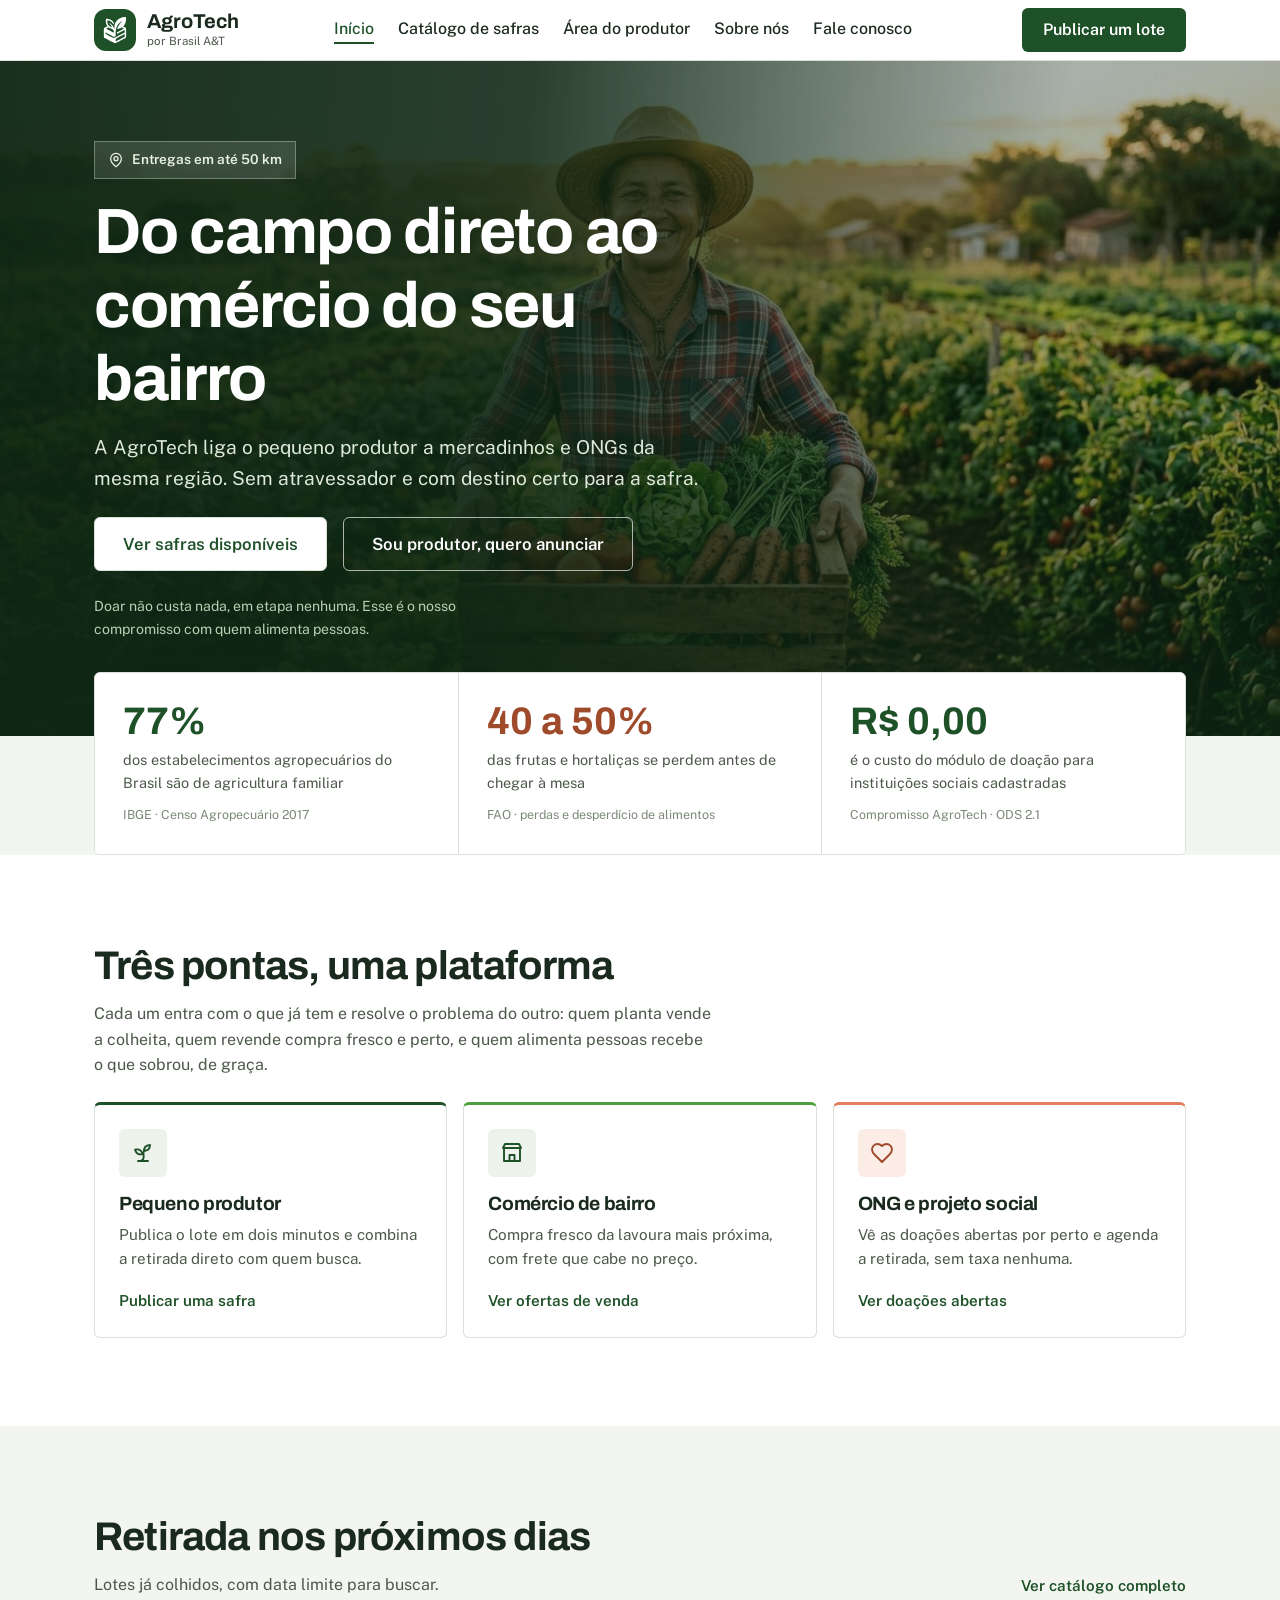
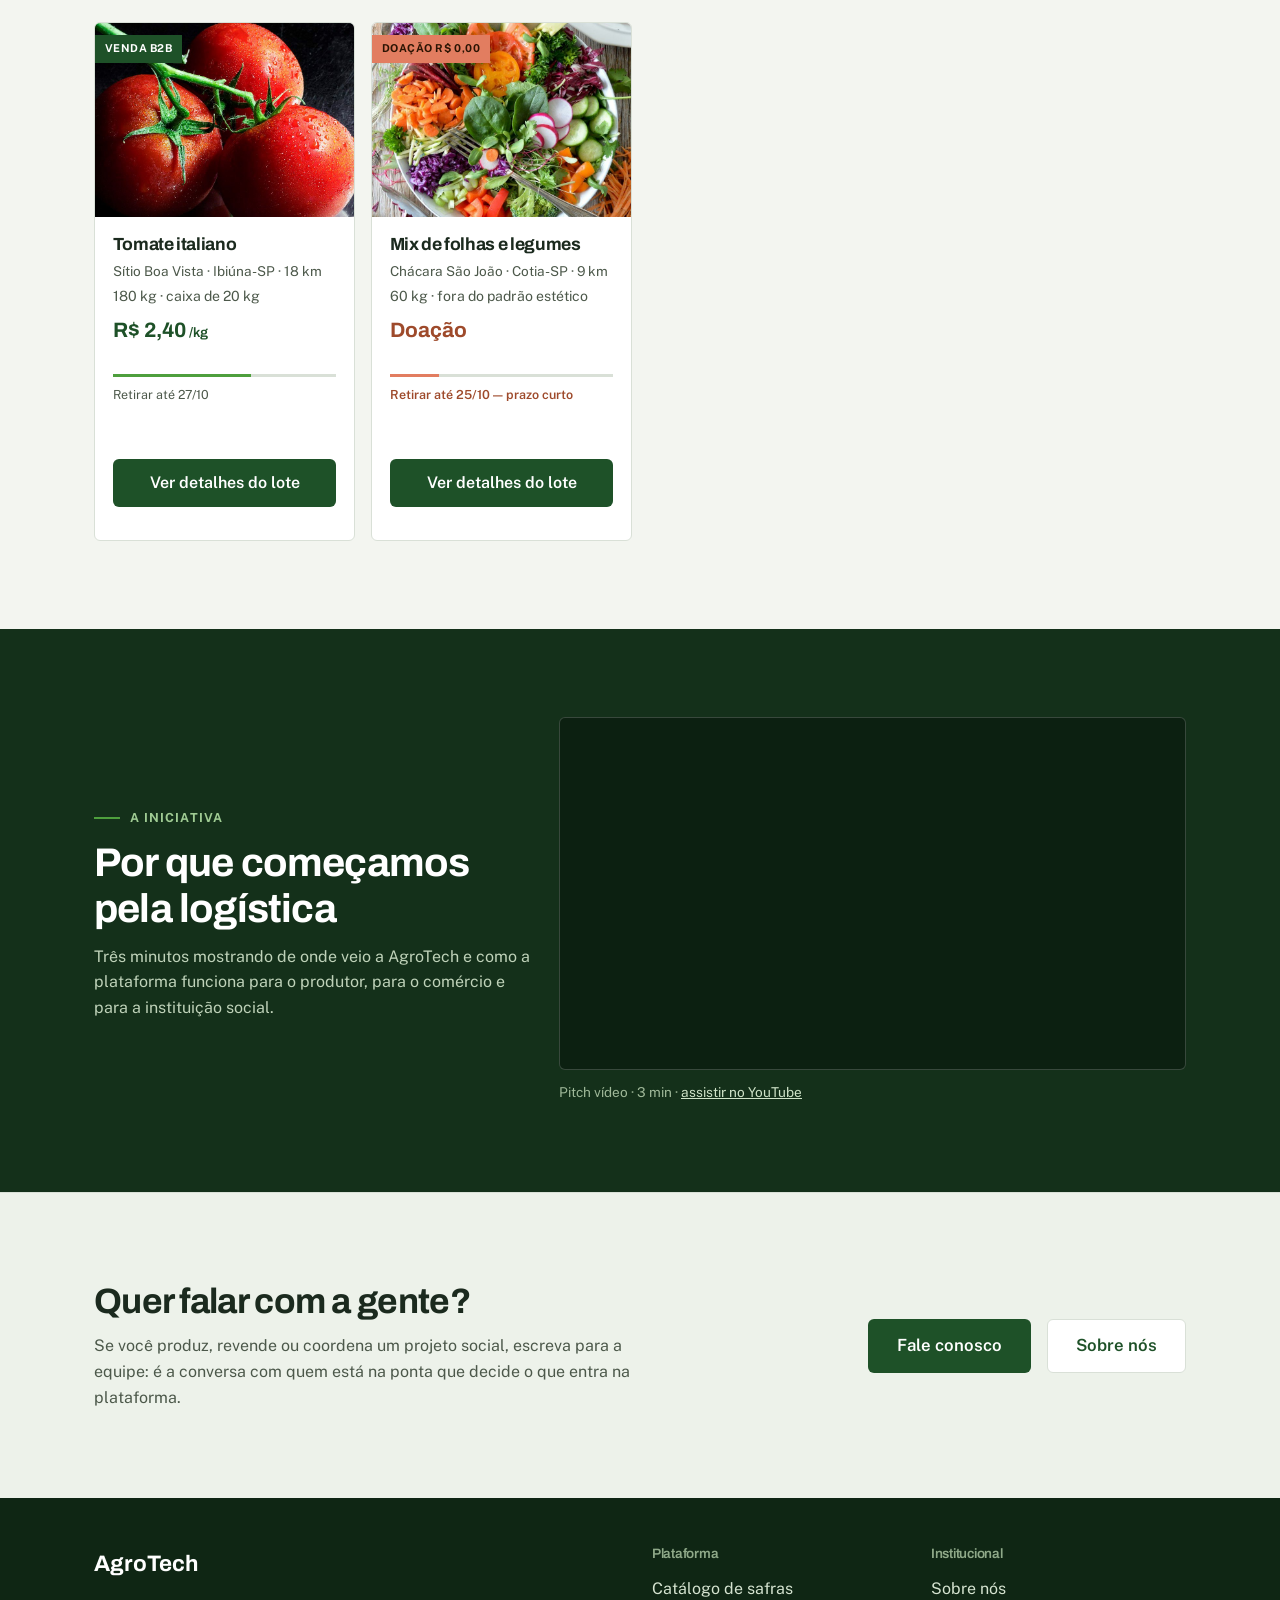
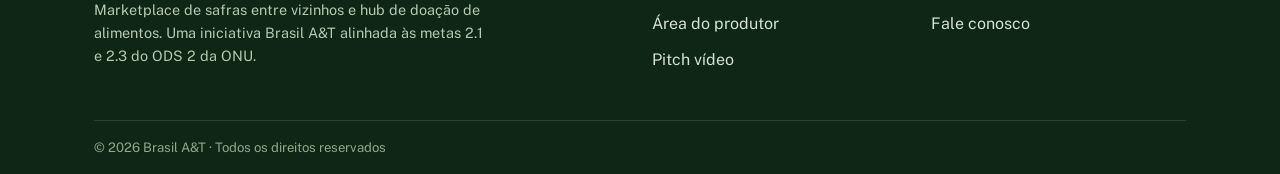
<file: frontend/index.html>
<!doctype html>
<html lang="pt-BR">
<head>
  <meta charset="utf-8">
  <meta name="viewport" content="width=device-width, initial-scale=1">
  <title>Início — AgroTech</title>
  <meta name="description" content="A AgroTech liga o pequeno produtor a mercadinhos e ONGs da mesma região: venda direta sem atravessador e doação de alimentos sem taxa.">
  <meta name="theme-color" content="#1E5128">

  <link rel="icon" href="assets/identidade/favicon.svg" type="image/svg+xml">

  <link rel="stylesheet" href="https://cdn.jsdelivr.net/npm/bootstrap@5.3.3/dist/css/bootstrap.min.css">

  <link rel="preconnect" href="https://fonts.googleapis.com">
  <link rel="preconnect" href="https://fonts.gstatic.com" crossorigin>
  <link rel="stylesheet" href="https://fonts.googleapis.com/css2?family=Archivo:wght@400;600;700&family=Public+Sans:wght@400;500;600;700&display=swap">

  <link rel="stylesheet" href="css/estilo.css">
</head>

<body>
  <a class="pular" href="#conteudo">Pular para o conteúdo</a>

  <header class="sticky-top">
    <nav class="navbar navbar-expand-lg py-2" aria-label="Navegação principal">
      <div class="container">

        <a class="marca" href="index.html">
          <img class="marca-icone" src="assets/identidade/marca-agrotech-branco.svg" alt="">
          <span>
            <span class="marca-nome d-block">AgroTech</span>
            <span class="marca-sub">por Brasil A&amp;T</span>
          </span>
        </a>

        <button class="navbar-toggler" type="button" data-bs-toggle="offcanvas"
                data-bs-target="#menu" aria-controls="menu" aria-label="Abrir o menu">
          <span class="navbar-toggler-icon"></span>
        </button>

        <div class="offcanvas offcanvas-end" tabindex="-1" id="menu" aria-labelledby="menu-titulo">
          <div class="offcanvas-header border-bottom">
            <h2 class="offcanvas-title marca-nome mb-0" id="menu-titulo">AgroTech</h2>
            <button type="button" class="btn-close" data-bs-dismiss="offcanvas" aria-label="Fechar o menu"></button>
          </div>

          <div class="offcanvas-body">
            <ul class="navbar-nav gap-lg-4 mx-lg-auto mb-3 mb-lg-0">
              <li class="nav-item"><a class="menu-link ativo" href="index.html" aria-current="page">Início</a></li>
              <li class="nav-item"><a class="menu-link" href="catalogo.html">Catálogo de safras</a></li>
              <li class="nav-item"><a class="menu-link" href="publicar.html">Área do produtor</a></li>
              <li class="nav-item"><a class="menu-link" href="sobre.html">Sobre nós</a></li>
              <li class="nav-item"><a class="menu-link" href="contato.html">Fale conosco</a></li>
            </ul>

            <a class="botao botao-verde botao-menu" href="publicar.html">Publicar um lote</a>
          </div>
        </div>

      </div>
    </nav>
  </header>

  <main id="conteudo">

    <section class="capa">
      <img class="capa-foto" src="assets/hero-campo.jpg"
           alt="Agricultora familiar segurando um caixote de hortaliças recém-colhidas na lavoura">
      <div class="capa-overlay"></div>

      <div class="container capa-conteudo entra">
        <p class="etiqueta-local mb-3">
          <svg width="16" height="16" viewBox="0 0 24 24" fill="none" stroke="currentColor"
               stroke-width="1.9" stroke-linecap="round" stroke-linejoin="round" aria-hidden="true">
            <path d="M20 10c0 6-8 12-8 12s-8-6-8-12a8 8 0 0 1 16 0"/><circle cx="12" cy="10" r="3"/>
          </svg>
          Entregas em até 50 km
        </p>

        <h1 class="mb-3">Do campo direto ao comércio do seu bairro</h1>

        <p class="capa-texto mb-4">
          A AgroTech liga o pequeno produtor a mercadinhos e ONGs da mesma região.
          Sem atravessador e com destino certo para a safra.
        </p>

        <div class="d-grid d-sm-flex gap-3">
          <a class="botao botao-branco botao-grande" href="catalogo.html">Ver safras disponíveis</a>
          <a class="botao botao-vazado botao-grande" href="publicar.html">Sou produtor, quero anunciar</a>
        </div>

        <p class="capa-aviso d-none d-md-block mt-4 mb-0">
          Doar não custa nada, em etapa nenhuma. Esse é o nosso compromisso com quem alimenta pessoas.
        </p>
      </div>
    </section>

    <section class="numeros" aria-label="O tamanho do problema">
      <div class="container">
        <div class="numeros-container revela">

          <div class="numero">
            <span class="numero-valor numero-verde">77%</span>
            <p>dos estabelecimentos agropecuários do Brasil são de agricultura familiar</p>
            <cite>IBGE · Censo Agropecuário 2017</cite>
          </div>

          <div class="numero">
            <span class="numero-valor numero-laranja">40 a 50%</span>
            <p>das frutas e hortaliças se perdem antes de chegar à mesa</p>
            <cite>FAO · perdas e desperdício de alimentos</cite>
          </div>

          <div class="numero d-none d-md-block">
            <span class="numero-valor numero-verde">R$ 0,00</span>
            <p>é o custo do módulo de doação para instituições sociais cadastradas</p>
            <cite>Compromisso AgroTech · ODS 2.1</cite>
          </div>

        </div>
      </div>
    </section>

    <section class="secao-clara">
      <div class="container">

        <h2 class="secao-titulo">Três pontas, uma plataforma</h2>
        <p class="secao-texto d-none d-md-block mb-4">
          Cada um entra com o que já tem e resolve o problema do outro: quem planta vende a
          colheita, quem revende compra fresco e perto, e quem alimenta pessoas recebe o que
          sobrou, de graça.
        </p>

        <div class="row row-cols-1 row-cols-md-3 g-3 revela">

          <div class="col">
            <article class="publico">
              <span class="publico-icone">
                <svg width="24" height="24" viewBox="0 0 24 24" fill="none" stroke="currentColor"
                     stroke-width="1.9" stroke-linecap="round" stroke-linejoin="round" aria-hidden="true">
                  <path d="M7 20h10"/><path d="M10 20c5.5-2.5.8-6.4 3-10"/>
                  <path d="M9.5 9.4c1.1.8 1.8 2.2 2.3 3.7-2 .4-3.5.4-4.8-.3-1.2-.6-2.3-1.9-3-4.2 2.8-.5 4.4 0 5.5.8z"/>
                  <path d="M14.1 6a7 7 0 0 0-1.1 4c1.9-.1 3.3-.6 4.3-1.4 1-1 1.6-2.3 1.7-4.6-2.7.1-4 1-4.9 2z"/>
                </svg>
              </span>
              <div class="publico-texto">
                <h3>Pequeno produtor</h3>
                <p>Publica o lote em dois minutos e combina a retirada direto com quem busca.</p>
                <a class="publico-link d-none d-md-inline-block" href="publicar.html">Publicar uma safra</a>
              </div>
            </article>
          </div>

          <div class="col">
            <article class="publico publico-broto">
              <span class="publico-icone">
                <svg width="24" height="24" viewBox="0 0 24 24" fill="none" stroke="currentColor"
                     stroke-width="1.9" stroke-linecap="round" stroke-linejoin="round" aria-hidden="true">
                  <path d="m3 7 2-4h14l2 4"/><path d="M4 7v13h16V7"/><path d="M4 7h16"/><path d="M9.5 20v-6h5v6"/>
                </svg>
              </span>
              <div class="publico-texto">
                <h3>Comércio de bairro</h3>
                <p>Compra fresco da lavoura mais próxima, com frete que cabe no preço.</p>
                <a class="publico-link d-none d-md-inline-block" href="catalogo.html">Ver ofertas de venda</a>
              </div>
            </article>
          </div>

          <div class="col">
            <article class="publico publico-laranja">
              <span class="publico-icone">
                <svg width="24" height="24" viewBox="0 0 24 24" fill="none" stroke="currentColor"
                     stroke-width="1.9" stroke-linecap="round" stroke-linejoin="round" aria-hidden="true">
                  <path d="M19 14c1.49-1.46 3-3.21 3-5.5A5.5 5.5 0 0 0 16.5 3c-1.76 0-3 .5-4.5 2-1.5-1.5-2.74-2-4.5-2A5.5 5.5 0 0 0 2 8.5c0 2.3 1.5 4.05 3 5.5l7 7Z"/>
                </svg>
              </span>
              <div class="publico-texto">
                <h3>ONG e projeto social</h3>
                <p>Vê as doações abertas por perto e agenda a retirada, sem taxa nenhuma.</p>
                <a class="publico-link d-none d-md-inline-block" href="catalogo.html">Ver doações abertas</a>
              </div>
            </article>
          </div>

        </div>
      </div>
    </section>

    <section>
      <div class="container">

        <div class="d-lg-flex align-items-end justify-content-between gap-4 mb-4">
          <div>
            <h2 class="secao-titulo">Retirada nos próximos dias</h2>
            <p class="secao-texto mb-0">Lotes já colhidos, com data limite para buscar.</p>
          </div>
          <a class="publico-link text-nowrap d-none d-lg-inline-block" href="catalogo.html">
            Ver catálogo completo
          </a>
        </div>

        <div class="row row-cols-1 row-cols-sm-2 row-cols-lg-4 g-3" id="lista-lotes"></div>

        <p class="mt-4 mb-0 d-lg-none">
          <a class="publico-link" href="catalogo.html">Ver catálogo completo</a>
        </p>

      </div>
    </section>

    <section class="secao-escura" id="video">
      <div class="container">
        <div class="row g-4 align-items-center">

          <div class="col-lg-5">
            <p class="rotulo">A iniciativa</p>
            <h2 class="secao-titulo">Por que começamos pela logística</h2>
            <p class="secao-texto mb-0">
              Três minutos mostrando de onde veio a AgroTech e como a plataforma funciona
              para o produtor, para o comércio e para a instituição social.
            </p>
          </div>

          <div class="col-lg-7 revela">
            <div class="video-container">
              <iframe src="https://www.youtube.com/embed/bCuzZAjxfS4"
                      title="Pitch vídeo da AgroTech"
                      allow="accelerometer; autoplay; clipboard-write; encrypted-media; gyroscope; picture-in-picture"
                      allowfullscreen></iframe>
            </div>
            <p class="video-legenda mb-0">
              Pitch vídeo · 3 min ·
              <a href="https://youtu.be/bCuzZAjxfS4" target="_blank" rel="noopener">assistir no YouTube</a>
            </p>
          </div>

        </div>
      </div>
    </section>

    <section class="fale-conosco d-none d-md-block">
      <div class="container">
        <div class="row g-4 align-items-center">

          <div class="col-lg-7">
            <h2>Quer falar com a gente?</h2>
            <p class="mb-0">
              Se você produz, revende ou coordena um projeto social, escreva para a equipe:
              é a conversa com quem está na ponta que decide o que entra na plataforma.
            </p>
          </div>

          <div class="col-lg-5">
            <div class="d-grid d-sm-flex gap-3 justify-content-lg-end">
              <a class="botao botao-verde botao-grande" href="contato.html">Fale conosco</a>
              <a class="botao botao-branco botao-grande" href="sobre.html">Sobre nós</a>
            </div>
          </div>

        </div>
      </div>
    </section>

  </main>

  <footer>
    <div class="container py-4 py-lg-5">
      <div class="row g-4">

        <div class="col-lg-6">
          <a class="marca-texto" href="index.html">AgroTech</a>
          <p class="descricao d-none d-md-block mt-3 mb-0">
            Marketplace de safras entre vizinhos e hub de doação de alimentos.
            Uma iniciativa Brasil A&amp;T alinhada às metas 2.1 e 2.3 do ODS 2 da ONU.
          </p>
        </div>

        <div class="col-6 col-lg-3">
          <h3>Plataforma</h3>
          <ul class="list-unstyled mb-0">
            <li><a href="catalogo.html">Catálogo de safras</a></li>
            <li><a href="publicar.html">Área do produtor</a></li>
            <li><a href="#video">Pitch vídeo</a></li>
          </ul>
        </div>

        <div class="col-6 col-lg-3">
          <h3>Institucional</h3>
          <ul class="list-unstyled mb-0">
            <li><a href="sobre.html">Sobre nós</a></li>
            <li><a href="contato.html">Fale conosco</a></li>
          </ul>
        </div>

      </div>
    </div>

    <div class="container">
      <p class="direitos py-3 mb-0">© <span id="ano">2026</span> Brasil A&amp;T · Todos os direitos reservados</p>
    </div>
  </footer>

  <script src="https://cdn.jsdelivr.net/npm/bootstrap@5.3.3/dist/js/bootstrap.bundle.min.js"></script>

  <script type="module" src="js/main.js"></script>
</body>
</html>
</file>
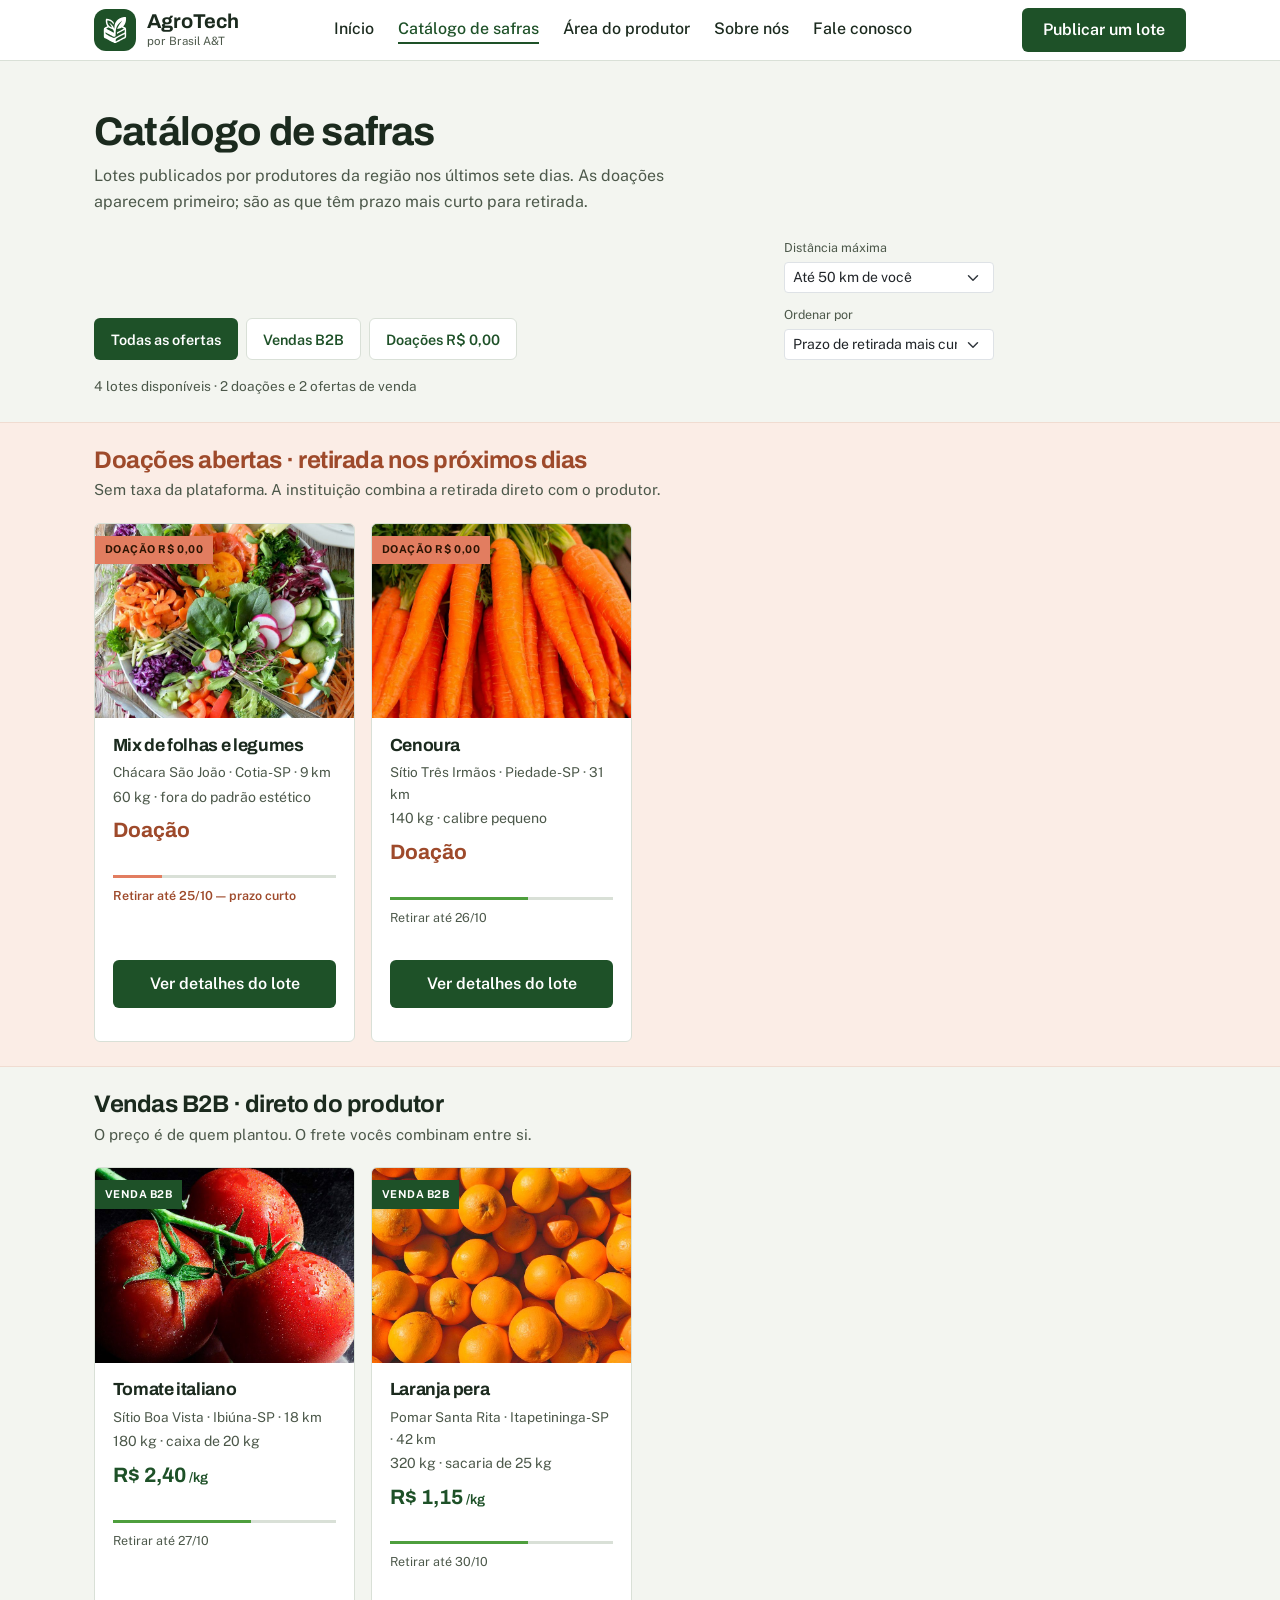
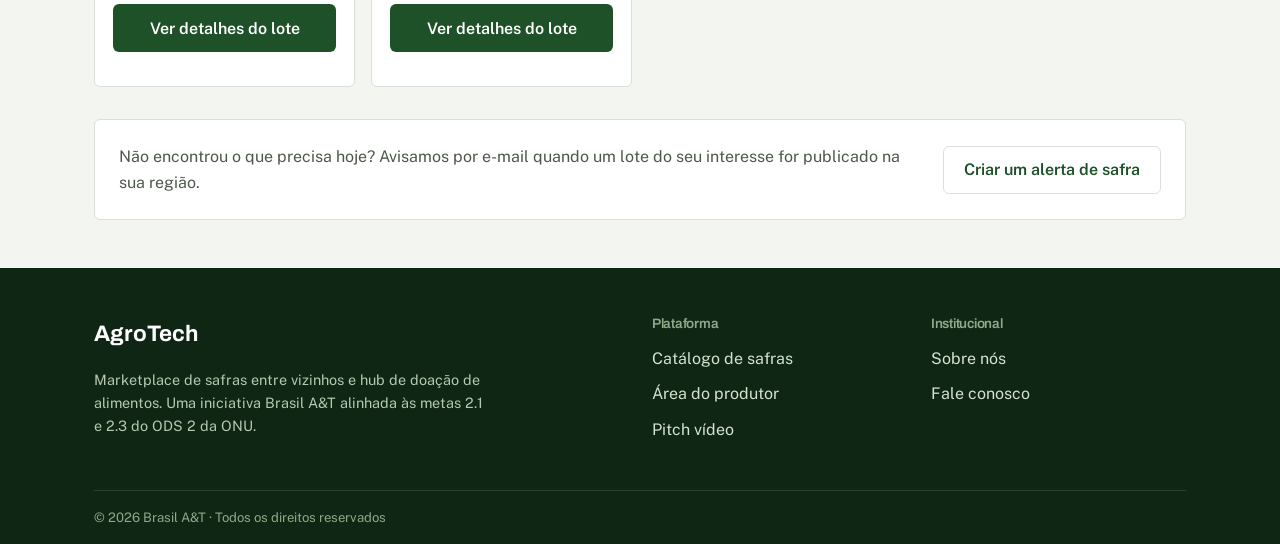
<file: frontend/catalogo.html>
<!doctype html>
<html lang="pt-BR">
<head>
  <meta charset="utf-8">
  <meta name="viewport" content="width=device-width, initial-scale=1">
  <title>Catálogo de safras — AgroTech</title>
  <meta name="description" content="A AgroTech liga o pequeno produtor a mercadinhos e ONGs da mesma região: venda direta sem atravessador e doação de alimentos sem taxa.">
  <meta name="theme-color" content="#1E5128">

  <link rel="icon" href="assets/identidade/favicon.svg" type="image/svg+xml">

  <link rel="stylesheet" href="https://cdn.jsdelivr.net/npm/bootstrap@5.3.3/dist/css/bootstrap.min.css">

  <link rel="preconnect" href="https://fonts.googleapis.com">
  <link rel="preconnect" href="https://fonts.gstatic.com" crossorigin>
  <link rel="stylesheet" href="https://fonts.googleapis.com/css2?family=Archivo:wght@400;600;700&family=Public+Sans:wght@400;500;600;700&display=swap">

  <link rel="stylesheet" href="css/estilo.css">
</head>

<body>
  <a class="pular" href="#conteudo">Pular para o conteúdo</a>

  <header class="sticky-top">
    <nav class="navbar navbar-expand-lg py-2" aria-label="Navegação principal">
      <div class="container">

        <a class="marca" href="index.html">
          <img class="marca-icone" src="assets/identidade/marca-agrotech-branco.svg" alt="">
          <span>
            <span class="marca-nome d-block">AgroTech</span>
            <span class="marca-sub">por Brasil A&amp;T</span>
          </span>
        </a>

        <button class="navbar-toggler" type="button" data-bs-toggle="offcanvas"
                data-bs-target="#menu" aria-controls="menu" aria-label="Abrir o menu">
          <span class="navbar-toggler-icon"></span>
        </button>

        <div class="offcanvas offcanvas-end" tabindex="-1" id="menu" aria-labelledby="menu-titulo">
          <div class="offcanvas-header border-bottom">
            <h2 class="offcanvas-title marca-nome mb-0" id="menu-titulo">AgroTech</h2>
            <button type="button" class="btn-close" data-bs-dismiss="offcanvas" aria-label="Fechar o menu"></button>
          </div>

          <div class="offcanvas-body">
            <ul class="navbar-nav gap-lg-4 mx-lg-auto mb-3 mb-lg-0">
              <li class="nav-item"><a class="menu-link" href="index.html">Início</a></li>
              <li class="nav-item"><a class="menu-link ativo" href="catalogo.html" aria-current="page">Catálogo de safras</a></li>
              <li class="nav-item"><a class="menu-link" href="publicar.html">Área do produtor</a></li>
              <li class="nav-item"><a class="menu-link" href="sobre.html">Sobre nós</a></li>
              <li class="nav-item"><a class="menu-link" href="contato.html">Fale conosco</a></li>
            </ul>

            <a class="botao botao-verde botao-menu" href="publicar.html">Publicar um lote</a>
          </div>
        </div>

      </div>
    </nav>
  </header>

  <main id="conteudo">

    <section class="pt-4 pb-4 pt-lg-5">
      <div class="container">
        <h1 class="secao-titulo mb-2">Catálogo de safras</h1>
        <p class="secao-texto mb-4">
          Lotes publicados por produtores da região nos últimos sete dias. As doações aparecem primeiro; são as que têm prazo mais curto para retirada.
        </p>

        <div class="filtros">
          <div class="filtros-abas">
            <button class="botao botao-verde" type="button">Todas as ofertas</button>
            <button class="botao botao-branco" type="button">Vendas B2B</button>
            <button class="botao botao-branco" type="button">Doações R$ 0,00</button>
          </div>

          <div class="filtros-campos">
            <div>
              <label class="filtros-rotulo" for="distancia">Distância máxima</label>
              <select class="form-select form-select-sm" id="distancia">
                <option>Até 50 km de você</option>
              </select>
            </div>
            <div>
              <label class="filtros-rotulo" for="ordem">Ordenar por</label>
              <select class="form-select form-select-sm" id="ordem">
                <option>Prazo de retirada mais curto</option>
              </select>
            </div>
          </div>
        </div>

        <p class="filtros-resumo" id="resumo-lotes"></p>
      </div>
    </section>

    <section class="faixa-doacao py-4">
      <div class="container">
        <h2 class="bloco-titulo">Doações abertas · retirada nos próximos dias</h2>
        <p class="bloco-texto">Sem taxa da plataforma. A instituição combina a retirada direto com o produtor.</p>

        <div class="row row-cols-1 row-cols-sm-2 row-cols-lg-4 g-3" id="container-doacoes"></div>
      </div>
    </section>

    <section class="py-4">
      <div class="container">
        <h2 class="bloco-titulo">Vendas B2B · direto do produtor</h2>
        <p class="bloco-texto">O preço é de quem plantou. O frete vocês combinam entre si.</p>

        <div class="row row-cols-1 row-cols-sm-2 row-cols-lg-4 g-3" id="container-vendas"></div>
      </div>
    </section>

    <section class="pt-2 pb-5">
      <div class="container">
        <div class="aviso">
          <p class="aviso-texto">
            Não encontrou o que precisa hoje? Avisamos por e-mail quando um lote do seu interesse for publicado na sua região.
          </p>
          <button class="botao botao-branco" type="button">Criar um alerta de safra</button>
        </div>
      </div>
    </section>

  </main>

  <footer>
    <div class="container py-4 py-lg-5">
      <div class="row g-4">

        <div class="col-lg-6">
          <a class="marca-texto" href="index.html">AgroTech</a>
          <p class="descricao d-none d-md-block mt-3 mb-0">
            Marketplace de safras entre vizinhos e hub de doação de alimentos.
            Uma iniciativa Brasil A&amp;T alinhada às metas 2.1 e 2.3 do ODS 2 da ONU.
          </p>
        </div>

        <div class="col-6 col-lg-3">
          <h3>Plataforma</h3>
          <ul class="list-unstyled mb-0">
            <li><a href="catalogo.html">Catálogo de safras</a></li>
            <li><a href="publicar.html">Área do produtor</a></li>
            <li><a href="index.html#video">Pitch vídeo</a></li>
          </ul>
        </div>

        <div class="col-6 col-lg-3">
          <h3>Institucional</h3>
          <ul class="list-unstyled mb-0">
            <li><a href="sobre.html">Sobre nós</a></li>
            <li><a href="contato.html">Fale conosco</a></li>
          </ul>
        </div>

      </div>
    </div>

    <div class="container">
      <p class="direitos py-3 mb-0">© <span id="ano">2026</span> Brasil A&amp;T · Todos os direitos reservados</p>
    </div>
  </footer>

  <script src="https://cdn.jsdelivr.net/npm/bootstrap@5.3.3/dist/js/bootstrap.bundle.min.js"></script>

  <script type="module" src="js/catalogo.js"></script>

</body>
</html>
</file>
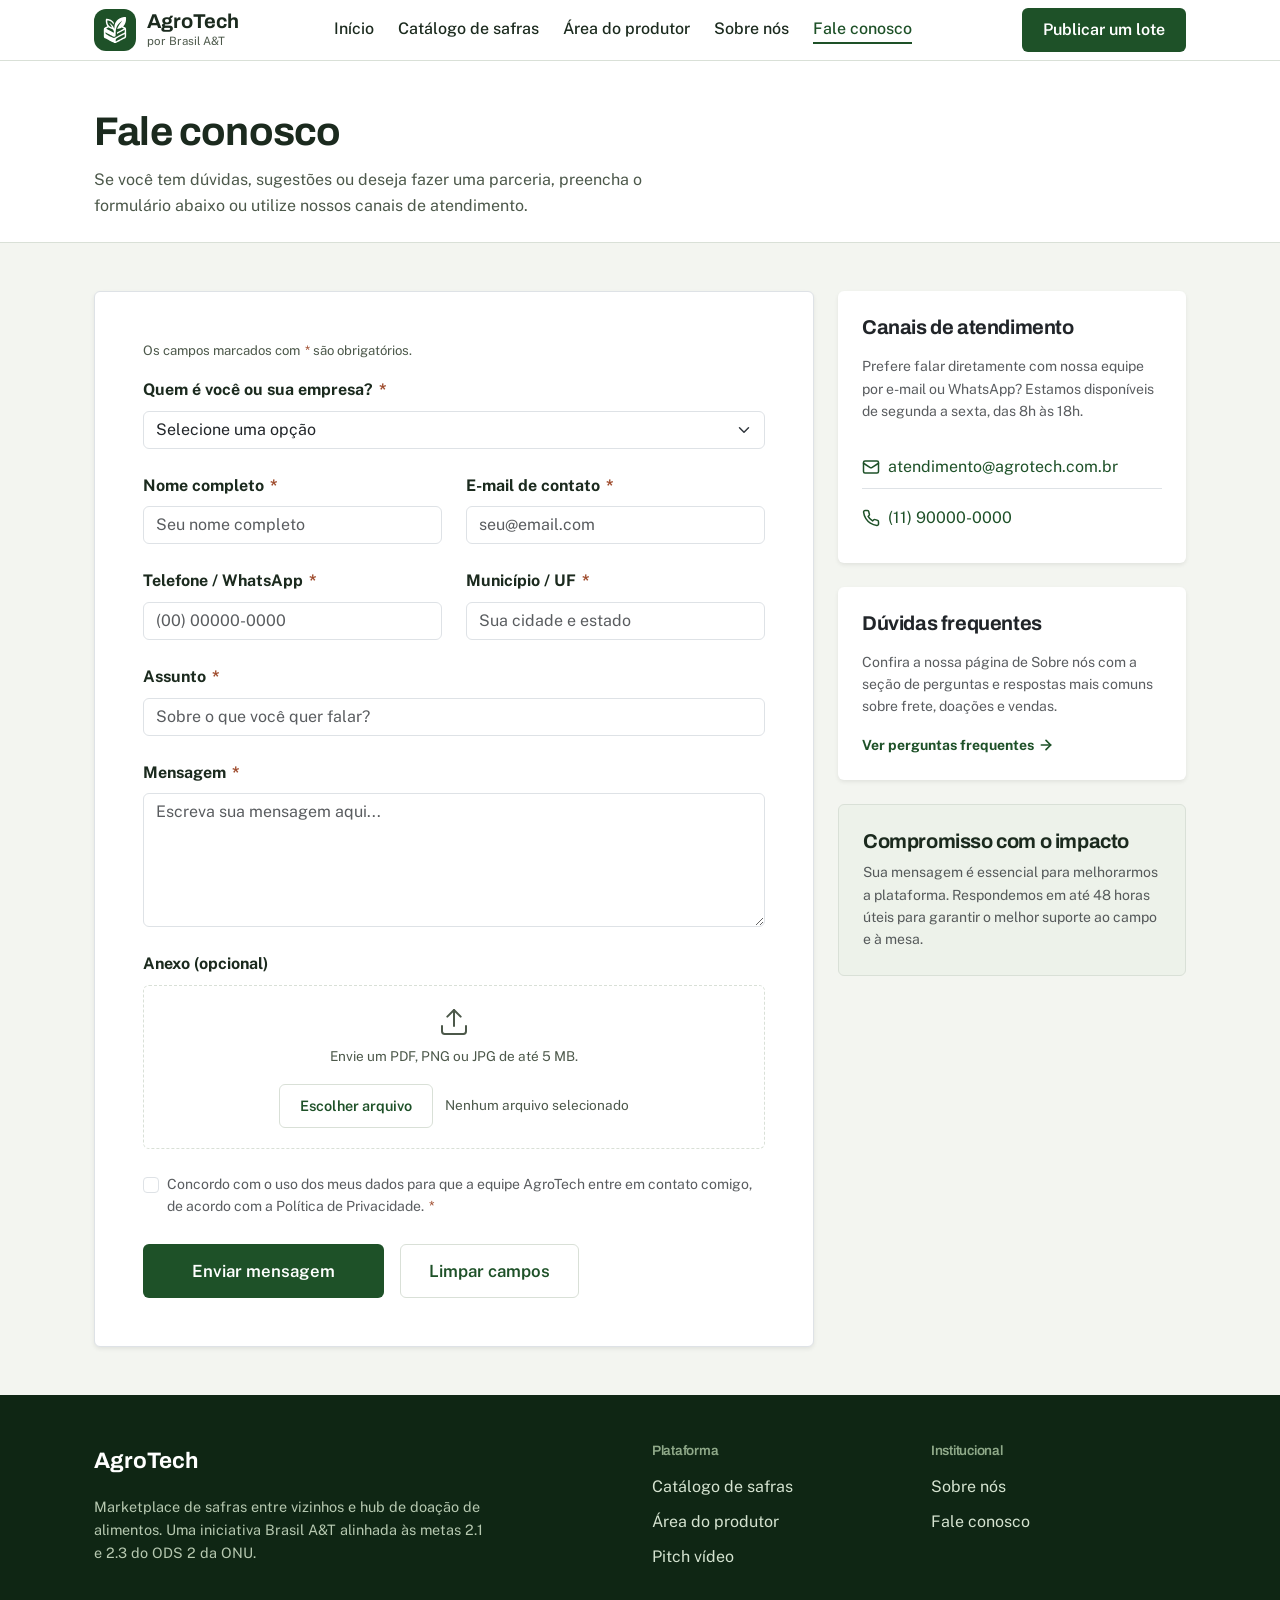
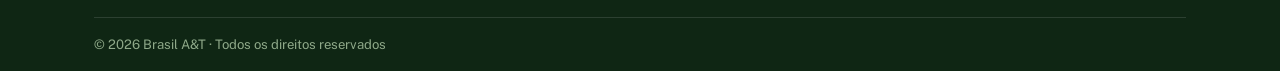
<file: frontend/contato.html>
<!doctype html>
<html lang="pt-BR">
<head>
  <meta charset="utf-8">
  <meta name="viewport" content="width=device-width, initial-scale=1">
  <title>Fale conosco — AgroTech</title>
  <meta name="description" content="Dúvidas, sugestões ou parcerias? Entre em contato com a equipe AgroTech.">
  <meta name="theme-color" content="#1E5128">

  <link rel="icon" href="assets/identidade/favicon.svg" type="image/svg+xml">

  <link rel="stylesheet" href="https://cdn.jsdelivr.net/npm/bootstrap@5.3.3/dist/css/bootstrap.min.css">

  <link rel="preconnect" href="https://fonts.googleapis.com">
  <link rel="preconnect" href="https://fonts.gstatic.com" crossorigin>
  <link rel="stylesheet" href="https://fonts.googleapis.com/css2?family=Archivo:wght@400;600;700&family=Public+Sans:wght@400;500;600;700&display=swap">

  <link rel="stylesheet" href="css/estilo.css">
</head>

<body>
  <a class="pular" href="#conteudo">Pular para o conteúdo</a>

  <header class="sticky-top">
    <nav class="navbar navbar-expand-lg py-2" aria-label="Navegação principal">
      <div class="container">

        <a class="marca" href="index.html">
          <img class="marca-icone" src="assets/identidade/marca-agrotech-branco.svg" alt="">
          <span>
            <span class="marca-nome d-block">AgroTech</span>
            <span class="marca-sub">por Brasil A&amp;T</span>
          </span>
        </a>

        <button class="navbar-toggler" type="button" data-bs-toggle="offcanvas"
                data-bs-target="#menu" aria-controls="menu" aria-label="Abrir o menu">
          <span class="navbar-toggler-icon"></span>
        </button>

        <div class="offcanvas offcanvas-end" tabindex="-1" id="menu" aria-labelledby="menu-titulo">
          <div class="offcanvas-header border-bottom">
            <h2 class="offcanvas-title marca-nome mb-0" id="menu-titulo">AgroTech</h2>
            <button type="button" class="btn-close" data-bs-dismiss="offcanvas" aria-label="Fechar o menu"></button>
          </div>

          <div class="offcanvas-body">
            <ul class="navbar-nav gap-lg-4 mx-lg-auto mb-3 mb-lg-0">
              <li class="nav-item"><a class="menu-link" href="index.html">Início</a></li>
              <li class="nav-item"><a class="menu-link" href="catalogo.html">Catálogo de safras</a></li>
              <li class="nav-item"><a class="menu-link" href="publicar.html">Área do produtor</a></li>
              <li class="nav-item"><a class="menu-link" href="sobre.html">Sobre nós</a></li>
              <li class="nav-item"><a class="menu-link ativo" href="contato.html" aria-current="page">Fale conosco</a></li>
            </ul>

            <a class="botao botao-verde botao-menu" href="publicar.html">Publicar um lote</a>
          </div>
        </div>

      </div>
    </nav>
  </header>

  <main id="conteudo">
    <!-- Título da Página -->
    <section class="secao-clara pt-4 pb-4 pt-lg-5">
      <div class="container">
        <h1 class="secao-titulo">Fale conosco</h1>
        <p class="secao-texto mb-0">
          Se você tem dúvidas, sugestões ou deseja fazer uma parceria, preencha o formulário abaixo ou utilize nossos canais de atendimento.
        </p>
      </div>
    </section>

    <!-- Área de Contato -->
    <section class="py-4 py-lg-5" style="background-color: var(--fundo); border-top: 1px solid var(--linha);">
      <div class="container">
        <div class="row g-4 align-items-start">
          
          <!-- Formulário -->
          <div class="col-lg-8">
            <div class="bg-white border rounded shadow-sm p-4 p-md-5">
              <p class="legenda-form mb-3">Os campos marcados com <span class="obrigatorio">*</span> são obrigatórios.</p>

              <form class="row g-4" action="#" method="POST">
                
                <div class="col-12">
                  <label class="form-label fw-bold" for="perfil">Quem é você ou sua empresa? <span class="obrigatorio" aria-hidden="true">*</span></label>
                  <select class="form-select" id="perfil" name="perfil" required>
                    <option value="" selected disabled>Selecione uma opção</option>
                    <option value="produtor">Pequeno produtor</option>
                    <option value="comercio">Comércio de bairro</option>
                    <option value="ong">ONG / Projeto social</option>
                    <option value="outro">Visitante / Outro</option>
                  </select>
                </div>

                <div class="col-md-6">
                  <label class="form-label fw-bold" for="nome">Nome completo <span class="obrigatorio" aria-hidden="true">*</span></label>
                  <input class="form-control" type="text" id="nome" name="nome" placeholder="Seu nome completo" required>
                </div>

                <div class="col-md-6">
                  <label class="form-label fw-bold" for="email">E-mail de contato <span class="obrigatorio" aria-hidden="true">*</span></label>
                  <input class="form-control" type="email" id="email" name="email" placeholder="seu@email.com" required>
                </div>

                <div class="col-md-6">
                  <label class="form-label fw-bold" for="whatsapp">Telefone / WhatsApp <span class="obrigatorio" aria-hidden="true">*</span></label>
                  <input class="form-control" type="tel" id="whatsapp" name="whatsapp" placeholder="(00) 00000-0000" inputmode="numeric" maxlength="15" pattern="\(\d{2}\) \d{4,5}-\d{4}" required>
                </div>

                <div class="col-md-6">
                  <label class="form-label fw-bold" for="cidade">Município / UF <span class="obrigatorio" aria-hidden="true">*</span></label>
                  <input class="form-control" type="text" id="cidade" name="cidade" placeholder="Sua cidade e estado" required>
                </div>

                <div class="col-12">
                  <label class="form-label fw-bold" for="assunto">Assunto <span class="obrigatorio" aria-hidden="true">*</span></label>
                  <input class="form-control" type="text" id="assunto" name="assunto" placeholder="Sobre o que você quer falar?" required>
                </div>

                <div class="col-12">
                  <label class="form-label fw-bold" for="mensagem">Mensagem <span class="obrigatorio" aria-hidden="true">*</span></label>
                  <textarea class="form-control" id="mensagem" name="mensagem" rows="5" placeholder="Escreva sua mensagem aqui..." required></textarea>
                </div>

                <div class="col-12">
                  <p class="form-label fw-bold mb-2">Anexo (opcional)</p>
                  <div class="area-anexo">
                    <svg width="32" height="32" viewBox="0 0 24 24" fill="none" stroke="currentColor" stroke-width="1.5" stroke-linecap="round" stroke-linejoin="round" aria-hidden="true"><path d="M21 15v4a2 2 0 0 1-2 2H5a2 2 0 0 1-2-2v-4"/><polyline points="17 8 12 3 7 8"/><line x1="12" x2="12" y1="3" y2="15"/></svg>
                    <p>Envie um PDF, PNG ou JPG de até 5 MB.</p>
                    <div class="campo-arquivo">
                      <input type="file" id="anexo" name="anexo" accept=".pdf,.png,.jpg,.jpeg">
                      <label class="botao botao-branco" for="anexo">Escolher arquivo</label>
                      <span class="campo-arquivo-nome" id="nome-anexo">Nenhum arquivo selecionado</span>
                    </div>
                  </div>
                </div>

                <div class="col-12">
                  <div class="form-check">
                    <input class="form-check-input" type="checkbox" id="consentimento" name="consentimento" required>
                    <label class="form-check-label small text-body-secondary" for="consentimento">
                      Concordo com o uso dos meus dados para que a equipe AgroTech entre em contato comigo, de acordo com a Política de Privacidade. <span class="obrigatorio" aria-hidden="true">*</span>
                    </label>
                  </div>
                </div>

                <div class="col-12 d-flex flex-column flex-sm-row gap-3 mt-4">
                  <button class="botao botao-verde botao-grande px-5" type="submit">Enviar mensagem</button>
                  <button class="botao botao-branco botao-grande" type="reset">Limpar campos</button>
                </div>

              </form>
            </div>
          </div>

          <!-- Lateral / Sidebar -->
          <aside class="col-lg-4">
            <div class="d-grid gap-4">
              
              <!-- Card: Canais -->
              <div class="card border-0 shadow-sm rounded">
                <div class="card-body p-4">
                  <h2 class="h5 fw-bold mb-3">Canais de atendimento</h2>
                  <p class="small text-body-secondary mb-4">
                    Prefere falar diretamente com nossa equipe por e-mail ou WhatsApp? Estamos disponíveis de segunda a sexta, das 8h às 18h.
                  </p>
                  <div class="d-grid gap-2">
                    <a href="mailto:atendimento@agrotech.com.br" class="d-flex align-items-center gap-2 text-decoration-none py-2 border-bottom">
                      <svg width="18" height="18" viewBox="0 0 24 24" fill="none" stroke="currentColor" stroke-width="2" stroke-linecap="round" stroke-linejoin="round"><rect width="20" height="16" x="2" y="4" rx="2"/><path d="m22 7-8.97 5.7a1.94 1.94 0 0 1-2.06 0L2 7"/></svg>
                      atendimento@agrotech.com.br
                    </a>
                    <a href="https://wa.me/5511900000000" class="d-flex align-items-center gap-2 text-decoration-none py-2">
                      <svg width="18" height="18" viewBox="0 0 24 24" fill="none" stroke="currentColor" stroke-width="2" stroke-linecap="round" stroke-linejoin="round"><path d="M22 16.92v3a2 2 0 0 1-2.18 2 19.79 19.79 0 0 1-8.63-3.07 19.5 19.5 0 0 1-6-6 19.79 19.79 0 0 1-3.07-8.67A2 2 0 0 1 4.11 2h3a2 2 0 0 1 2 1.72 12.84 12.84 0 0 0 .7 2.81 2 2 0 0 1-.45 2.11L8.09 9.91a16 16 0 0 0 6 6l1.27-1.27a2 2 0 0 1 2.11-.45 12.84 12.84 0 0 0 2.81.7A2 2 0 0 1 22 16.92z"/></svg>
                      (11) 90000-0000
                    </a>
                  </div>
                </div>
              </div>

              <!-- Card: FAQ -->
              <div class="card border-0 shadow-sm rounded">
                <div class="card-body p-4">
                  <h2 class="h5 fw-bold mb-3">Dúvidas frequentes</h2>
                  <p class="small text-body-secondary mb-3">
                    Confira a nossa página de Sobre nós com a seção de perguntas e respostas mais comuns sobre frete, doações e vendas.
                  </p>
                  <a href="sobre.html" class="fw-bold small text-decoration-none d-flex align-items-center gap-1">
                    Ver perguntas frequentes
                    <svg width="16" height="16" viewBox="0 0 24 24" fill="none" stroke="currentColor" stroke-width="2.5" stroke-linecap="round" stroke-linejoin="round"><path d="M5 12h14"/><path d="m12 5 7 7-7 7"/></svg>
                  </a>
                </div>
              </div>

              <!-- Box Destaque -->
              <div class="p-4 rounded" style="background-color: var(--creme); border: 1px solid var(--linha);">
                <h2 class="h5 fw-bold mb-2">Compromisso com o impacto</h2>
                <p class="small text-body-secondary mb-0">
                  Sua mensagem é essencial para melhorarmos a plataforma. Respondemos em até 48 horas úteis para garantir o melhor suporte ao campo e à mesa.
                </p>
              </div>

            </div>
          </aside>

        </div>
      </div>
    </section>
  </main>

  <footer>
    <div class="container py-4 py-lg-5">
      <div class="row g-4">
        <div class="col-lg-6">
          <a class="marca-texto" href="index.html">AgroTech</a>
          <p class="descricao d-none d-md-block mt-3 mb-0">
            Marketplace de safras entre vizinhos e hub de doação de alimentos.
            Uma iniciativa Brasil A&amp;T alinhada às metas 2.1 e 2.3 do ODS 2 da ONU.
          </p>
        </div>
        <div class="col-6 col-lg-3">
          <h3>Plataforma</h3>
          <ul class="list-unstyled mb-0">
            <li><a href="catalogo.html">Catálogo de safras</a></li>
            <li><a href="publicar.html">Área do produtor</a></li>
            <li><a href="index.html#video">Pitch vídeo</a></li>
          </ul>
        </div>
        <div class="col-6 col-lg-3">
          <h3>Institucional</h3>
          <ul class="list-unstyled mb-0">
            <li><a href="sobre.html">Sobre nós</a></li>
            <li><a href="contato.html">Fale conosco</a></li>
          </ul>
        </div>
      </div>
    </div>
    <div class="container">
      <p class="direitos py-3 mb-0">© <span id="ano">2026</span> Brasil A&amp;T · Todos os direitos reservados</p>
    </div>
  </footer>

  <script src="https://cdn.jsdelivr.net/npm/bootstrap@5.3.3/dist/js/bootstrap.bundle.min.js"></script>
  <script type="module" src="js/contato.js"></script>
</body>
</html>
</file>
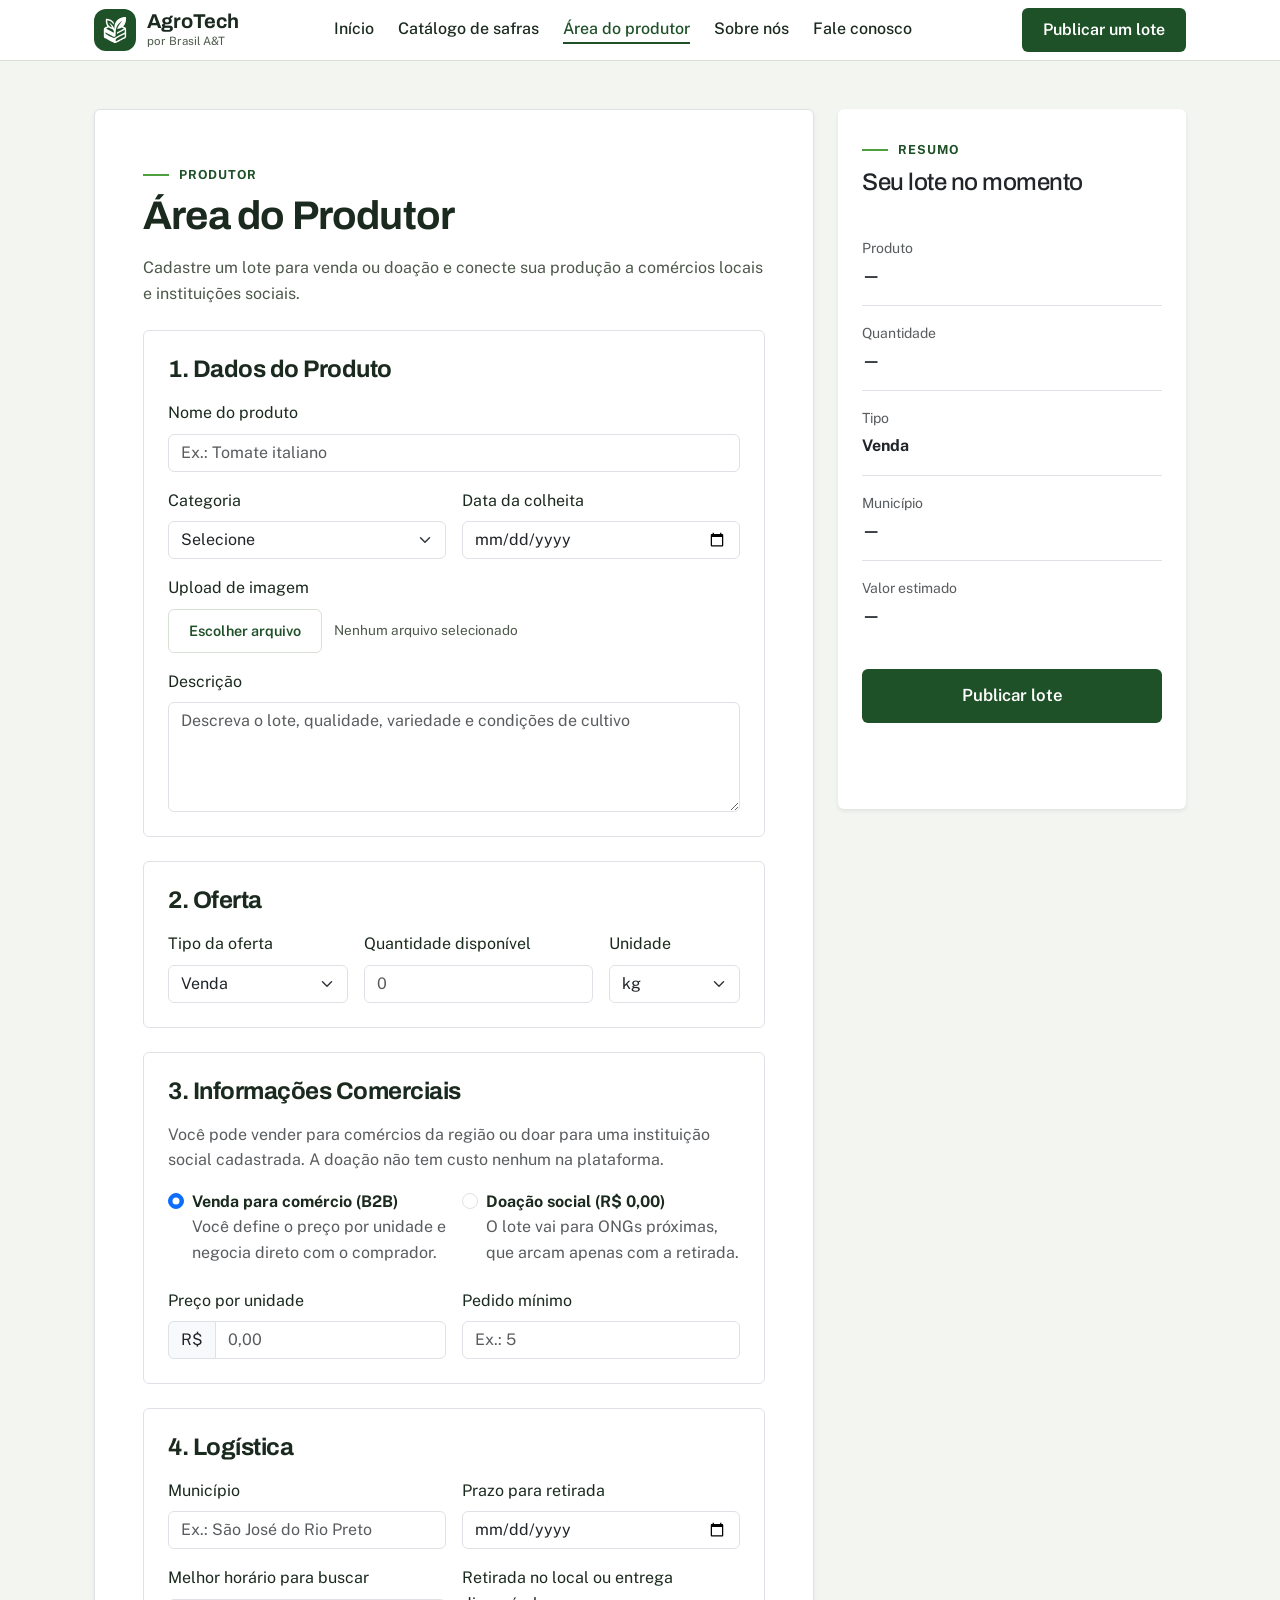
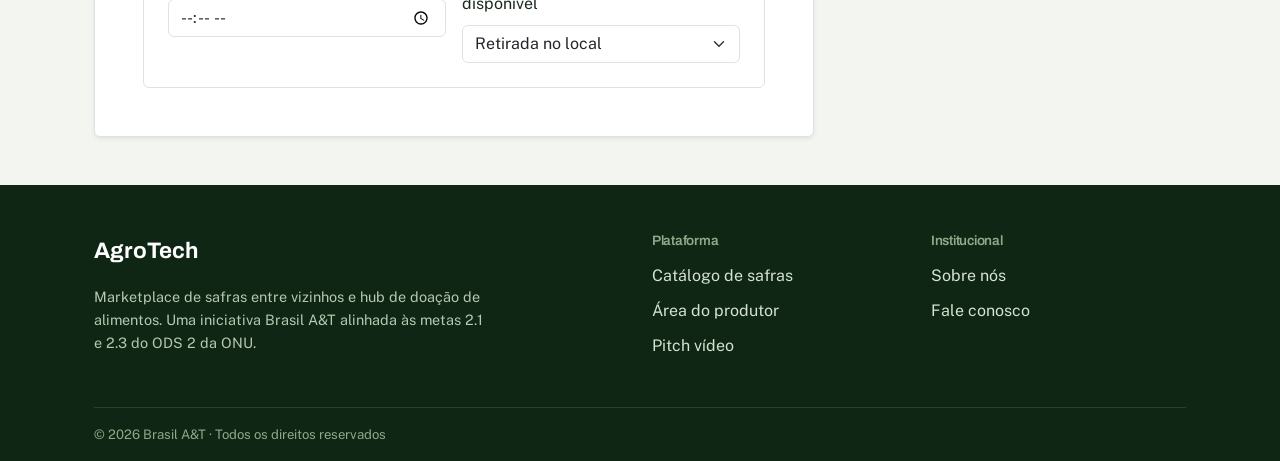
<file: frontend/publicar.html>
<!doctype html>
<html lang="pt-BR">
<head>
  <meta charset="utf-8">
  <meta name="viewport" content="width=device-width, initial-scale=1">
  <title>Área do produtor — AgroTech</title>
  <meta name="description" content="Cadastre um lote para venda ou doação e conecte sua produção a comércios locais e instituições sociais da sua região.">
  <meta name="theme-color" content="#1E5128">

  <link rel="icon" href="assets/identidade/favicon.svg" type="image/svg+xml">

  <link rel="stylesheet" href="https://cdn.jsdelivr.net/npm/bootstrap@5.3.3/dist/css/bootstrap.min.css">

  <link rel="preconnect" href="https://fonts.googleapis.com">
  <link rel="preconnect" href="https://fonts.gstatic.com" crossorigin>
  <link rel="stylesheet" href="https://fonts.googleapis.com/css2?family=Archivo:wght@400;600;700&family=Public+Sans:wght@400;500;600;700&display=swap">

  <link rel="stylesheet" href="css/estilo.css">
</head>

<body>
  <a class="pular" href="#conteudo">Pular para o conteúdo</a>

  <header class="sticky-top">
    <nav class="navbar navbar-expand-lg py-2" aria-label="Navegação principal">
      <div class="container">

        <a class="marca" href="index.html">
          <img class="marca-icone" src="assets/identidade/marca-agrotech-branco.svg" alt="">
          <span>
            <span class="marca-nome d-block">AgroTech</span>
            <span class="marca-sub">por Brasil A&amp;T</span>
          </span>
        </a>

        <button class="navbar-toggler" type="button" data-bs-toggle="offcanvas"
                data-bs-target="#menu" aria-controls="menu" aria-label="Abrir o menu">
          <span class="navbar-toggler-icon"></span>
        </button>

        <div class="offcanvas offcanvas-end" tabindex="-1" id="menu" aria-labelledby="menu-titulo">
          <div class="offcanvas-header border-bottom">
            <h2 class="offcanvas-title marca-nome mb-0" id="menu-titulo">AgroTech</h2>
            <button type="button" class="btn-close" data-bs-dismiss="offcanvas" aria-label="Fechar o menu"></button>
          </div>

          <div class="offcanvas-body">
            <ul class="navbar-nav gap-lg-4 mx-lg-auto mb-3 mb-lg-0">
              <li class="nav-item"><a class="menu-link" href="index.html">Início</a></li>
              <li class="nav-item"><a class="menu-link" href="catalogo.html">Catálogo de safras</a></li>
              <li class="nav-item"><a class="menu-link ativo" href="publicar.html" aria-current="page">Área do produtor</a></li>
              <li class="nav-item"><a class="menu-link" href="sobre.html">Sobre nós</a></li>
              <li class="nav-item"><a class="menu-link" href="contato.html">Fale conosco</a></li>
            </ul>

            <a class="botao botao-verde botao-menu" href="publicar.html">Publicar um lote</a>
          </div>
        </div>

      </div>
    </nav>
  </header>

  <main id="conteudo">
    <section class="py-4 py-lg-5">
      <div class="container">
        <div class="row g-4 align-items-start">
          <div class="col-lg-8">
            <div class="bg-white border rounded shadow-sm p-4 p-md-5">
              <div class="mb-4">
                <p class="rotulo mb-2">Produtor</p>
                <h1 class="secao-titulo mb-3">Área do Produtor</h1>
                <p class="secao-texto mb-0">
                  Cadastre um lote para venda ou doação e conecte sua produção a comércios locais e
                  instituições sociais.
                </p>
              </div>

              <form class="row g-4">
                <div class="col-12">
                  <div class="border rounded p-3 p-md-4">
                    <h2 class="h4 mb-3 fw-bold">1. Dados do Produto</h2>

                    <div class="row g-3">
                      <div class="col-12">
                        <label class="form-label" for="nomeProduto">Nome do produto</label>
                        <input class="form-control" type="text" id="nomeProduto" placeholder="Ex.: Tomate italiano">
                      </div>
                    </div>

                    <div class="row g-3 mt-0 mb-3">
                      <div class="col-md-6">
                        <label class="form-label" for="categoria">
                          Categoria
                        </label>

                        <select class="form-select" id="categoria">
                          <option>Selecione</option>
                        </select>
                      </div>

                      <div class="col-md-6">
                        <label class="form-label" for="dataColheita">
                          Data da colheita
                        </label>

                        <input
                          class="form-control"
                          type="date"
                          id="dataColheita">
                      </div>
                    </div>

                    <div class="row g-3">
                      <div class="col-12">
                        <p class="form-label mb-2">Upload de imagem</p>
                        <div class="campo-arquivo">
                          <input type="file" id="imagemProduto" name="imagemProduto" accept="image/*">
                          <label class="botao botao-branco" for="imagemProduto">Escolher arquivo</label>
                          <span class="campo-arquivo-nome" id="nome-imagem">Nenhum arquivo selecionado</span>
                        </div>
                      </div>

                      <div class="col-12">
                        <label class="form-label" for="descricaoProduto">Descrição</label>
                        <textarea class="form-control" id="descricaoProduto" rows="4" placeholder="Descreva o lote, qualidade, variedade e condições de cultivo"></textarea>
                      </div>
                    </div>
                  </div>
                </div>

                <div class="col-12">
                  <div class="border rounded p-3 p-md-4">
                    <h2 class="h4 mb-3 fw-bold">2. Oferta</h2>
                    <div class="row g-3 align-items-end">
                      <div class="col-md-4">
                        <label class="form-label" for="tipoOferta">Tipo da oferta</label>
                        <select class="form-select" id="tipoOferta">
                          <option selected>Venda</option>
                          <option>Doação</option>
                        </select>
                      </div>

                      <div class="col-md-5">
                        <label class="form-label" for="quantidadeDisponivel">Quantidade disponível</label>
                        <input class="form-control" type="number" id="quantidadeDisponivel" min="1" placeholder="0">
                      </div>

                      <div class="col-md-3">
                        <label class="form-label" for="unidadeProduto">Unidade</label>
                        <select class="form-select" id="unidadeProduto">
                          <option selected>kg</option>
                          <option>caixa</option>
                          <option>saca</option>
                          <option>unidade</option>
                        </select>
                      </div>
                    </div>
                  </div>
                </div>

                <div class="col-12" id="informacoes-comerciais">
                  <div class="border rounded p-3 p-md-4">
                    <h2 class="h4 mb-3 fw-bold">3. Informações Comerciais</h2>
                    <p class="text-body-secondary mb-3">
                      Você pode vender para comércios da região ou doar para uma instituição social cadastrada.
                      A doação não tem custo nenhum na plataforma.
                    </p>

                    <div class="row g-3">
                      <div class="col-md-6">
                        <div class="form-check">
                          <input class="form-check-input" type="radio" name="modeloComercial" id="vendaComercio">
                          <label class="form-check-label" for="vendaComercio">
                            <strong class="d-block">Venda para comércio (B2B)</strong>
                            <span class="text-body-secondary">Você define o preço por unidade e negocia direto com o comprador.</span>
                          </label>
                        </div>
                      </div>

                      <div class="col-md-6">
                        <div class="form-check">
                          <input class="form-check-input" type="radio" name="modeloComercial" id="doacaoSocial">
                          <label class="form-check-label" for="doacaoSocial">
                            <strong class="d-block">Doação social (R$ 0,00)</strong>
                            <span class="text-body-secondary">O lote vai para ONGs próximas, que arcam apenas com a retirada.</span>
                          </label>
                        </div>
                      </div>
                    </div>

                    <div class="row g-3 mt-1">
                      <div class="col-md-6">
                        <label class="form-label" for="precoUnidade">Preço por unidade</label>
                        <div class="input-group">
                          <span class="input-group-text">R$</span>
                          <input class="form-control" type="number" id="precoUnidade" step="0.01" min="0" placeholder="0,00">
                        </div>
                      </div>

                      <div class="col-md-6">
                        <label class="form-label" for="pedidoMinimo">Pedido mínimo</label>
                        <input class="form-control" type="number" id="pedidoMinimo" min="1" placeholder="Ex.: 5">
                      </div>
                    </div>
                  </div>
                </div>

                <div class="col-12">
                  <div class="border rounded p-3 p-md-4">
                    <h2 class="h4 mb-3 fw-bold">4. Logística</h2>

                    <div class="row g-3">
                      <div class="col-md-6">
                        <label class="form-label" for="municipioProduto">Município</label>
                        <input class="form-control" type="text" id="municipioProduto" placeholder="Ex.: São José do Rio Preto">
                      </div>

                      <div class="col-md-6">
                        <label class="form-label" for="prazoRetirada">Prazo para retirada</label>
                        <input class="form-control" type="date" id="prazoRetirada">
                      </div>

                      <div class="col-md-6">
                        <label class="form-label" for="horarioDisponivel">Melhor horário para buscar</label>
                        <input class="form-control" type="time" id="horarioDisponivel">
                      </div>

                      <div class="col-md-6">
                        <label class="form-label" for="modoRetirada">Retirada no local ou entrega disponível</label>
                        <select class="form-select" id="modoRetirada">
                          <option selected>Retirada no local</option>
                          <option>Entrega disponível</option>
                          <option>Ambas as opções</option>
                        </select>
                      </div>
                    </div>
                  </div>
                </div>

              </form>
            </div>
          </div>

          <aside class="col-lg-4">
            <div class="card border-0 shadow-sm rounded overflow-hidden">
              <div class="card-body p-4">
                <p class="rotulo mb-2">Resumo</p>
                <h2 class="h4 mb-4">Seu lote no momento</h2>

                <ul class="list-group list-group-flush">
                  <li class="list-group-item px-0 py-3">
                    <span class="d-block text-body-secondary small mb-1">Produto</span>
                    <strong id="resumoProduto">—</strong>
                  </li>

                  <li class="list-group-item px-0 py-3">
                    <span class="d-block text-body-secondary small mb-1">Quantidade</span>
                    <strong id="resumoQuantidade">—</strong>
                  </li>

                  <li class="list-group-item px-0 py-3">
                    <span class="d-block text-body-secondary small mb-1">Tipo</span>
                    <strong id="resumoTipo">Venda</strong>
                  </li>

                  <li class="list-group-item px-0 py-3">
                    <span class="d-block text-body-secondary small mb-1">Município</span>
                    <strong id="resumoMunicipio">—</strong>
                  </li>

                  <li class="list-group-item px-0 py-3">
                    <span class="d-block text-body-secondary small mb-1">Valor estimado</span>
                    <strong id="resumoValor">—</strong>
                  </li>
                </ul>
              </div>

              <div class="d-grid gap-2 p-4 pt-0">
                <button class="botao botao-verde botao-grande" type="submit">Publicar lote</button>
                <button class="botao botao-vazado botao-grande" type="button">Salvar rascunho</button>
              </div>
            </div>
          </aside>
        </div>
      </div>
    </section>
  </main>

  <footer>
    <div class="container py-4 py-lg-5">
      <div class="row g-4">

        <div class="col-lg-6">
          <a class="marca-texto" href="index.html">AgroTech</a>
          <p class="descricao d-none d-md-block mt-3 mb-0">
            Marketplace de safras entre vizinhos e hub de doação de alimentos.
            Uma iniciativa Brasil A&amp;T alinhada às metas 2.1 e 2.3 do ODS 2 da ONU.
          </p>
        </div>

        <div class="col-6 col-lg-3">
          <h3>Plataforma</h3>
          <ul class="list-unstyled mb-0">
            <li><a href="catalogo.html">Catálogo de safras</a></li>
            <li><a href="publicar.html">Área do produtor</a></li>
            <li><a href="index.html#video">Pitch vídeo</a></li>
          </ul>
        </div>

        <div class="col-6 col-lg-3">
          <h3>Institucional</h3>
          <ul class="list-unstyled mb-0">
            <li><a href="sobre.html">Sobre nós</a></li>
            <li><a href="contato.html">Fale conosco</a></li>
          </ul>
        </div>

      </div>
    </div>

    <div class="container">
      <p class="direitos py-3 mb-0">© <span id="ano">2026</span> Brasil A&amp;T · Todos os direitos reservados</p>
    </div>
  </footer>

  <script src="https://cdn.jsdelivr.net/npm/bootstrap@5.3.3/dist/js/bootstrap.bundle.min.js"></script>

  <script type="module" src="js/publicar.js"></script>
</body>
</html>
</file>
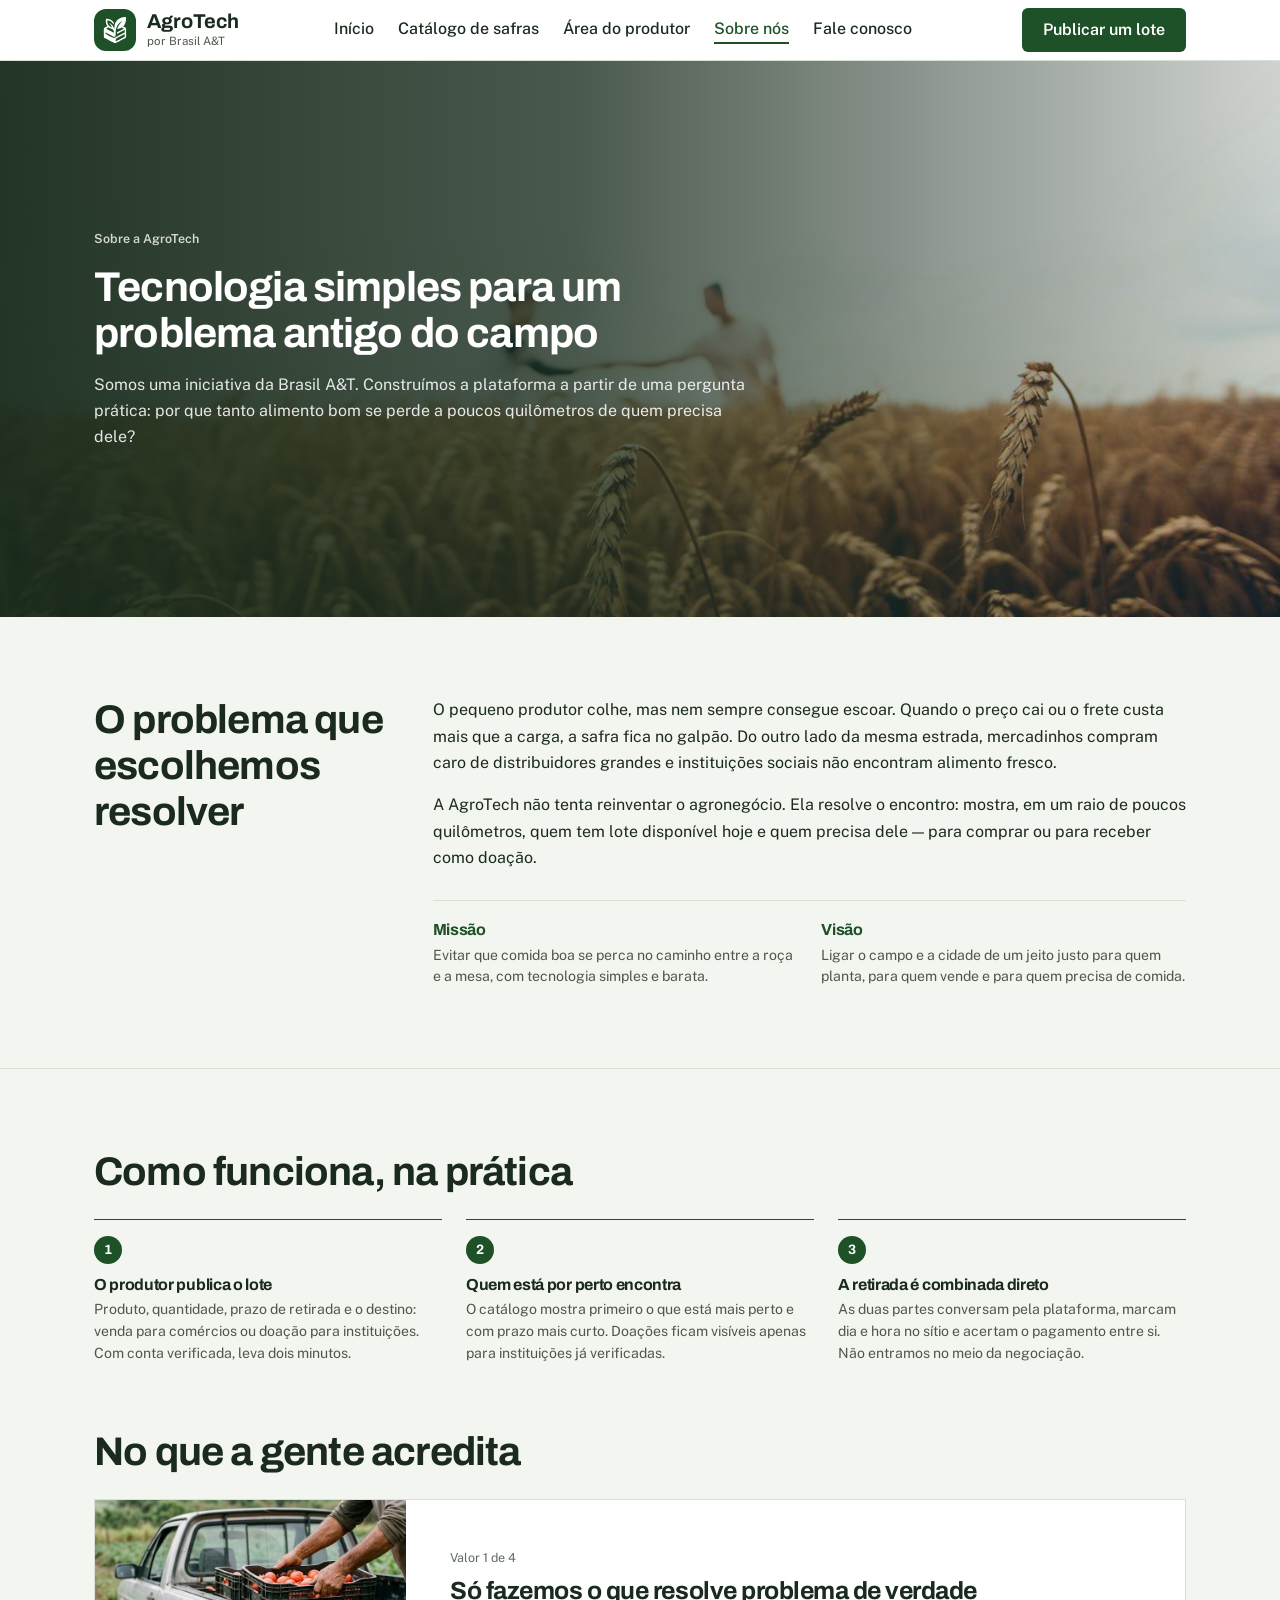
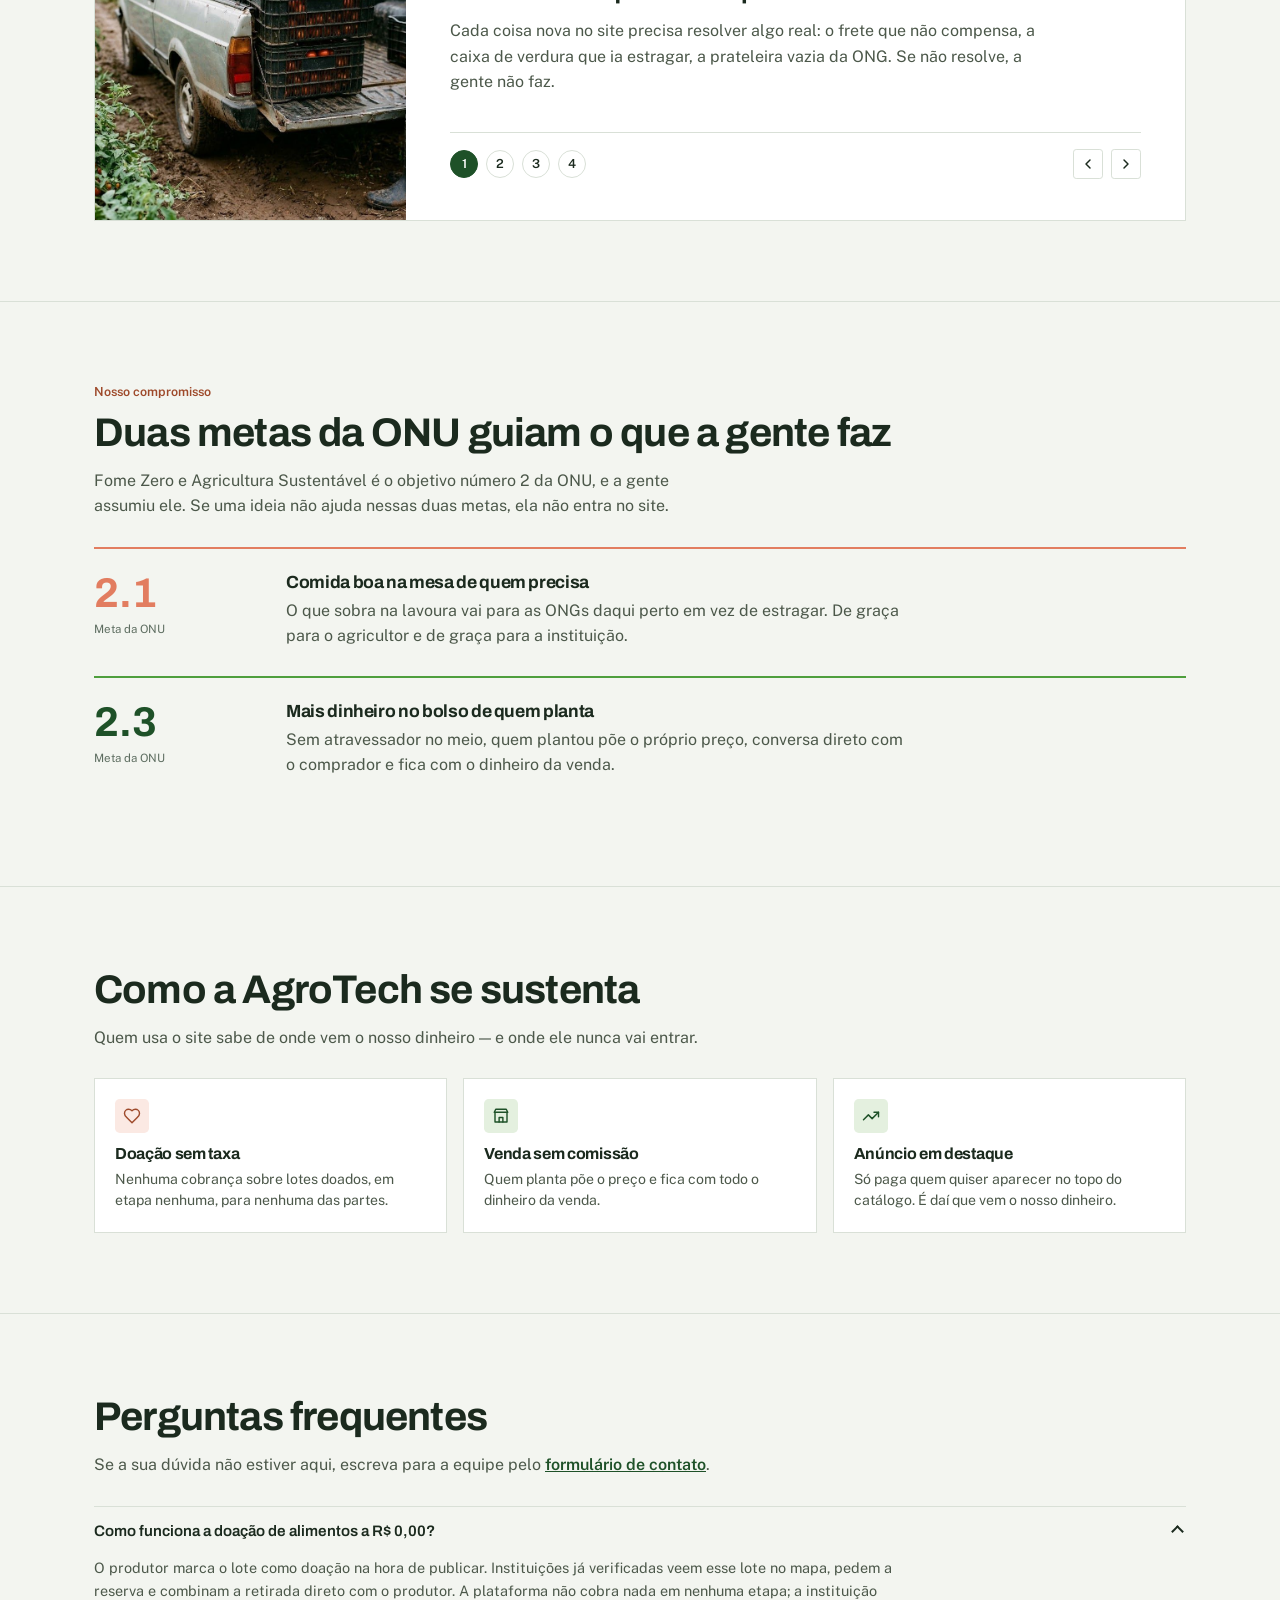
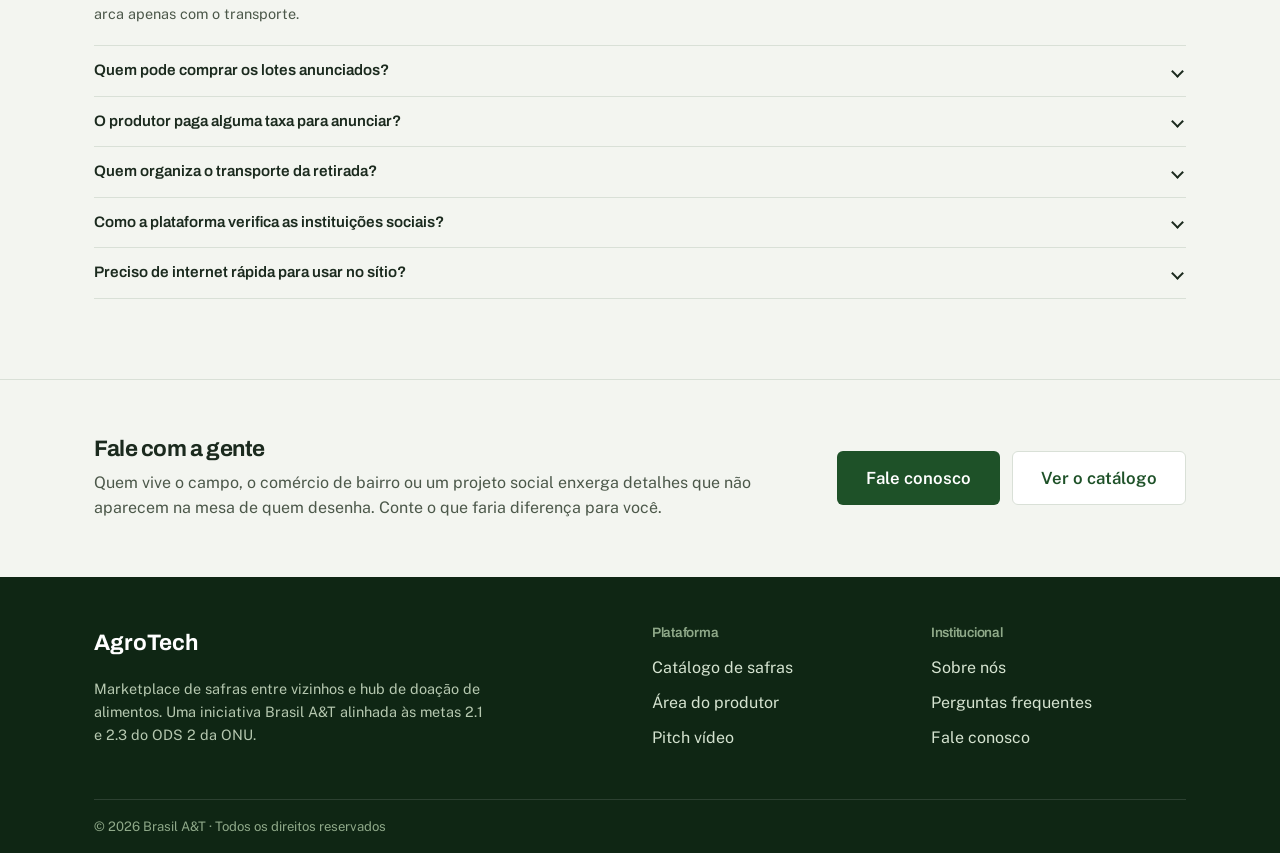
<file: frontend/sobre.html>
<!doctype html>
<html lang="pt-BR">
<head>
  <meta charset="utf-8">
  <meta name="viewport" content="width=device-width, initial-scale=1">
  <title>Sobre nós — AgroTech</title>
  <meta name="description" content="A AgroTech é uma iniciativa da Brasil A&T que liga o pequeno produtor a mercadinhos e ONGs da mesma região, alinhada às metas 2.1 e 2.3 do ODS 2 da ONU.">
  <meta name="theme-color" content="#1E5128">

  <link rel="icon" href="assets/identidade/favicon.svg" type="image/svg+xml">

  <link rel="stylesheet" href="https://cdn.jsdelivr.net/npm/bootstrap@5.3.3/dist/css/bootstrap.min.css">

  <link rel="preconnect" href="https://fonts.googleapis.com">
  <link rel="preconnect" href="https://fonts.gstatic.com" crossorigin>
  <link rel="stylesheet" href="https://fonts.googleapis.com/css2?family=Archivo:wght@400;600;700&family=Public+Sans:wght@400;500;600;700&display=swap">

  <link rel="stylesheet" href="css/estilo.css">
</head>

<body>
  <a class="pular" href="#conteudo">Pular para o conteúdo</a>

  <header class="sticky-top">
    <nav class="navbar navbar-expand-lg py-2" aria-label="Navegação principal">
      <div class="container">

        <a class="marca" href="index.html">
          <img class="marca-icone" src="assets/identidade/marca-agrotech-branco.svg" alt="">
          <span>
            <span class="marca-nome d-block">AgroTech</span>
            <span class="marca-sub">por Brasil A&amp;T</span>
          </span>
        </a>

        <button class="navbar-toggler" type="button" data-bs-toggle="offcanvas"
                data-bs-target="#menu" aria-controls="menu" aria-label="Abrir o menu">
          <span class="navbar-toggler-icon"></span>
        </button>

        <div class="offcanvas offcanvas-end" tabindex="-1" id="menu" aria-labelledby="menu-titulo">
          <div class="offcanvas-header border-bottom">
            <h2 class="offcanvas-title marca-nome mb-0" id="menu-titulo">AgroTech</h2>
            <button type="button" class="btn-close" data-bs-dismiss="offcanvas" aria-label="Fechar o menu"></button>
          </div>

          <div class="offcanvas-body">
            <ul class="navbar-nav gap-lg-4 mx-lg-auto mb-3 mb-lg-0">
              <li class="nav-item"><a class="menu-link" href="index.html">Início</a></li>
              <li class="nav-item"><a class="menu-link" href="catalogo.html">Catálogo de safras</a></li>
              <li class="nav-item"><a class="menu-link" href="publicar.html">Área do produtor</a></li>
              <li class="nav-item"><a class="menu-link ativo" href="sobre.html" aria-current="page">Sobre nós</a></li>
              <li class="nav-item"><a class="menu-link" href="contato.html">Fale conosco</a></li>
            </ul>

            <a class="botao botao-verde botao-menu" href="publicar.html">Publicar um lote</a>
          </div>
        </div>

      </div>
    </nav>
  </header>

  <main id="conteudo">

    <!-- Capa -->
    <section class="sobre-capa">
      <img class="sobre-capa-foto" src="assets/campo.jpg"
           alt="Plantação de trigo ao entardecer, com um agricultor ao fundo">
      <div class="sobre-capa-overlay"></div>

      <div class="container sobre-capa-conteudo">
        <p class="sobre-rotulo sobre-rotulo-claro mb-3">Sobre a AgroTech</p>
        <h1>Tecnologia simples para um problema antigo do campo</h1>
        <p class="sobre-capa-texto d-none d-md-block mb-0">
          Somos uma iniciativa da Brasil A&amp;T. Construímos a plataforma a partir de uma
          pergunta prática: por que tanto alimento bom se perde a poucos quilômetros de
          quem precisa dele?
        </p>
        <p class="sobre-capa-texto d-md-none mb-0">
          Uma iniciativa da Brasil A&amp;T, construída a partir de uma pergunta prática: por que tanto
          alimento bom se perde a poucos quilômetros de quem precisa dele?
        </p>
      </div>
    </section>

    <!-- O problema -->
    <section class="sobre-secao">
      <div class="container">
        <div class="sobre-problema">

          <h2 class="secao-titulo">O problema que escolhemos resolver</h2>

          <div>
            <p class="sobre-paragrafo">
              O pequeno produtor colhe, mas nem sempre consegue escoar. Quando o preço cai ou o frete
              custa mais que a carga, a safra fica no galpão. Do outro lado da mesma estrada,
              mercadinhos compram caro de distribuidores grandes e instituições sociais não
              encontram alimento fresco.
            </p>
            <p class="sobre-paragrafo d-none d-md-block">
              A AgroTech não tenta reinventar o agronegócio. Ela resolve o encontro: mostra, em um
              raio de poucos quilômetros, quem tem lote disponível hoje e quem precisa dele — para
              comprar ou para receber como doação.
            </p>
            <p class="sobre-paragrafo d-md-none">
              A AgroTech resolve o encontro: mostra, em um raio de poucos quilômetros, quem tem lote
              disponível hoje e quem precisa dele.
            </p>

            <div class="sobre-divisor">
              <div>
                <h3 class="sobre-mini">Missão</h3>
                <p class="sobre-mini-texto">
                  Evitar que comida boa se perca no caminho entre a roça e a mesa, com tecnologia simples e barata.
                </p>
              </div>
              <div>
                <h3 class="sobre-mini">Visão</h3>
                <p class="sobre-mini-texto">
                  Ligar o campo e a cidade de um jeito justo para quem planta, para quem vende e para quem precisa de comida.
                </p>
              </div>
            </div>
          </div>

        </div>
      </div>
    </section>

    <!-- Como funciona + valores -->
    <section class="sobre-secao sobre-secao-clara">
      <div class="container">
        <h2 class="secao-titulo sobre-espaco">Como funciona, na prática</h2>

        <ol class="sobre-passos">
          <li class="sobre-passo">
            <span class="sobre-passo-num" aria-hidden="true">1</span>
            <h3>O produtor publica o lote</h3>
            <p>
              <span class="d-none d-md-inline">Produto, quantidade, prazo de retirada e o destino: venda para comércios ou doação para instituições. Com conta verificada, leva dois minutos.</span>
              <span class="d-md-none">Produto, quantidade, prazo de retirada e o destino: venda ou doação.</span>
            </p>
          </li>
          <li class="sobre-passo">
            <span class="sobre-passo-num" aria-hidden="true">2</span>
            <h3>Quem está por perto encontra</h3>
            <p>
              <span class="d-none d-md-inline">O catálogo mostra primeiro o que está mais perto e com prazo mais curto. Doações ficam visíveis apenas para instituições já verificadas.</span>
              <span class="d-md-none">O catálogo mostra primeiro o que está mais perto e com prazo mais curto.</span>
            </p>
          </li>
          <li class="sobre-passo">
            <span class="sobre-passo-num" aria-hidden="true">3</span>
            <h3>A retirada é combinada direto</h3>
            <p>
              <span class="d-none d-md-inline">As duas partes conversam pela plataforma, marcam dia e hora no sítio e acertam o pagamento entre si. Não entramos no meio da negociação.</span>
              <span class="d-md-none">As duas partes marcam dia e hora no sítio e acertam o pagamento entre si.</span>
            </p>
          </li>
        </ol>

        <h2 class="secao-titulo sobre-espaco sobre-espaco-valores">No que a gente acredita</h2>

        <div class="valores" id="valores" aria-roledescription="carrossel" aria-label="Nossos valores">
          <div class="valores-foto">
            <img id="valores-foto" src="assets/valor-1.jpg" alt="">
          </div>

          <div class="valores-corpo">
            <div class="valores-bloco-texto">
              <p class="valores-contador" id="valores-contador">Valor 1 de 4</p>
              <h3 class="valores-titulo" id="valores-titulo"></h3>
              <p class="valores-texto" id="valores-texto"></p>
            </div>

            <div class="valores-controles">
              <div class="valores-pontos" role="group" aria-label="Escolher valor">
                <button type="button" class="valores-ponto" data-valor="0" aria-label="Valor 1">1</button>
                <button type="button" class="valores-ponto" data-valor="1" aria-label="Valor 2">2</button>
                <button type="button" class="valores-ponto" data-valor="2" aria-label="Valor 3">3</button>
                <button type="button" class="valores-ponto" data-valor="3" aria-label="Valor 4">4</button>
              </div>

              <div class="valores-setas">
                <button type="button" class="valores-seta" id="valores-anterior" aria-label="Valor anterior">
                  <svg width="16" height="16" viewBox="0 0 24 24" fill="none" stroke="currentColor" stroke-width="2.2" stroke-linecap="round" stroke-linejoin="round" aria-hidden="true"><path d="m15 18-6-6 6-6"/></svg>
                </button>
                <button type="button" class="valores-seta" id="valores-proximo" aria-label="Próximo valor">
                  <svg width="16" height="16" viewBox="0 0 24 24" fill="none" stroke="currentColor" stroke-width="2.2" stroke-linecap="round" stroke-linejoin="round" aria-hidden="true"><path d="m9 18 6-6-6-6"/></svg>
                </button>
              </div>
            </div>
          </div>
        </div>
      </div>
    </section>

    <!-- ODS 2 -->
    <section class="sobre-secao">
      <div class="container">
        <p class="sobre-rotulo sobre-rotulo-laranja mb-2">Nosso compromisso</p>
        <h2 class="secao-titulo">Duas metas da ONU guiam o que a gente faz</h2>
        <p class="sobre-intro">
          Fome Zero e Agricultura Sustentável é o objetivo número 2 da ONU, e a gente assumiu ele.
          Se uma ideia não ajuda nessas duas metas, ela não entra no site.
        </p>

        <div class="sobre-meta sobre-meta-laranja">
          <div class="sobre-meta-num">
            <span>2.1</span>
            <small>Meta da ONU</small>
          </div>
          <div>
            <h3>Comida boa na mesa de quem precisa</h3>
            <p>
              O que sobra na lavoura vai para as ONGs daqui perto em vez de estragar. De graça para
              o agricultor e de graça para a instituição.
            </p>
          </div>
        </div>

        <div class="sobre-meta sobre-meta-verde">
          <div class="sobre-meta-num">
            <span>2.3</span>
            <small>Meta da ONU</small>
          </div>
          <div>
            <h3>Mais dinheiro no bolso de quem planta</h3>
            <p>
              Sem atravessador no meio, quem plantou põe o próprio preço, conversa direto com o
              comprador e fica com o dinheiro da venda.
            </p>
          </div>
        </div>
      </div>
    </section>

    <!-- Sustentação -->
    <section class="sobre-secao sobre-secao-clara">
      <div class="container">
        <h2 class="secao-titulo">Como a AgroTech se sustenta</h2>
        <p class="sobre-intro">
          Quem usa o site sabe de onde vem o nosso dinheiro — e onde ele nunca vai entrar.
        </p>

        <div class="sobre-cards">

          <article class="sobre-card">
            <span class="sobre-icone sobre-icone-laranja">
              <svg width="18" height="18" viewBox="0 0 24 24" fill="none" stroke="currentColor"
                   stroke-width="1.9" stroke-linecap="round" stroke-linejoin="round" aria-hidden="true">
                <path d="M19 14c1.49-1.46 3-3.21 3-5.5A5.5 5.5 0 0 0 16.5 3c-1.76 0-3 .5-4.5 2-1.5-1.5-2.74-2-4.5-2A5.5 5.5 0 0 0 2 8.5c0 2.3 1.5 4.05 3 5.5l7 7Z"/>
              </svg>
            </span>
            <div>
              <h3>Doação sem taxa</h3>
              <p>
                <span class="d-none d-md-inline">Nenhuma cobrança sobre lotes doados, em etapa nenhuma, para nenhuma das partes.</span>
                <span class="d-md-none">Nenhuma cobrança sobre lotes doados, em etapa nenhuma.</span>
              </p>
            </div>
          </article>

          <article class="sobre-card">
            <span class="sobre-icone sobre-icone-verde">
              <svg width="18" height="18" viewBox="0 0 24 24" fill="none" stroke="currentColor"
                   stroke-width="1.9" stroke-linecap="round" stroke-linejoin="round" aria-hidden="true">
                <path d="m3 7 2-4h14l2 4"/><path d="M4 7v13h16V7"/><path d="M4 7h16"/><path d="M9.5 20v-6h5v6"/>
              </svg>
            </span>
            <div>
              <h3>Venda sem comissão</h3>
              <p>Quem planta põe o preço e fica com todo o dinheiro da venda.</p>
            </div>
          </article>

          <article class="sobre-card">
            <span class="sobre-icone sobre-icone-verde">
              <svg width="18" height="18" viewBox="0 0 24 24" fill="none" stroke="currentColor"
                   stroke-width="1.9" stroke-linecap="round" stroke-linejoin="round" aria-hidden="true">
                <polyline points="22 7 13.5 15.5 8.5 10.5 2 17"/><polyline points="16 7 22 7 22 13"/>
              </svg>
            </span>
            <div>
              <h3>Anúncio em destaque</h3>
              <p>Só paga quem quiser aparecer no topo do catálogo. É daí que vem o nosso dinheiro.</p>
            </div>
          </article>

        </div>
      </div>
    </section>

    <!-- FAQ -->
    <section class="sobre-secao" id="perguntas-frequentes">
      <div class="container">
        <h2 class="secao-titulo">Perguntas frequentes</h2>
        <p class="sobre-intro d-none d-md-block">
          Se a sua dúvida não estiver aqui, escreva para a equipe pelo
          <a class="sobre-link" href="contato.html">formulário de contato</a>.
        </p>

        <div class="faq" id="faq">

          <div class="faq-item">
            <h3 class="faq-pergunta">
              <button class="faq-botao" type="button" data-bs-toggle="collapse"
                      data-bs-target="#faq-1" aria-expanded="true" aria-controls="faq-1">
                <span>
                  <span class="d-none d-md-inline">Como funciona a doação de alimentos a R$ 0,00?</span>
                  <span class="d-md-none">Como funciona a doação a R$ 0,00?</span>
                </span>
              </button>
            </h3>
            <div id="faq-1" class="collapse show" data-bs-parent="#faq">
              <p class="faq-resposta">
                <span class="d-none d-md-inline">O produtor marca o lote como doação na hora de publicar. Instituições já verificadas veem esse lote no mapa, pedem a reserva e combinam a retirada direto com o produtor. A plataforma não cobra nada em nenhuma etapa; a instituição arca apenas com o transporte.</span>
                <span class="d-md-none">O produtor marca o lote como doação. Instituições verificadas veem o lote, pedem a reserva e combinam a retirada direto. A plataforma não cobra nada; a instituição arca apenas com o transporte.</span>
              </p>
            </div>
          </div>

          <div class="faq-item">
            <h3 class="faq-pergunta">
              <button class="faq-botao collapsed" type="button" data-bs-toggle="collapse"
                      data-bs-target="#faq-2" aria-expanded="false" aria-controls="faq-2">
                <span>
                  <span class="d-none d-md-inline">Quem pode comprar os lotes anunciados?</span>
                  <span class="d-md-none">Quem pode comprar os lotes?</span>
                </span>
              </button>
            </h3>
            <div id="faq-2" class="collapse" data-bs-parent="#faq">
              <p class="faq-resposta">
                Comércios da região, como mercadinhos, quitandas e feirantes, a até 50 km do produtor.
                Os lotes de doação ficam disponíveis apenas para instituições sociais verificadas.
              </p>
            </div>
          </div>

          <div class="faq-item">
            <h3 class="faq-pergunta">
              <button class="faq-botao collapsed" type="button" data-bs-toggle="collapse"
                      data-bs-target="#faq-3" aria-expanded="false" aria-controls="faq-3">
                <span>
                  <span class="d-none d-md-inline">O produtor paga alguma taxa para anunciar?</span>
                  <span class="d-md-none">O produtor paga para anunciar?</span>
                </span>
              </button>
            </h3>
            <div id="faq-3" class="collapse" data-bs-parent="#faq">
              <p class="faq-resposta">
                Não. Publicar é de graça, a doação não tem taxa e a venda não tem comissão. A plataforma
                só cobra de quem quiser aparecer em destaque no topo do catálogo.
              </p>
            </div>
          </div>

          <div class="faq-item">
            <h3 class="faq-pergunta">
              <button class="faq-botao collapsed" type="button" data-bs-toggle="collapse"
                      data-bs-target="#faq-4" aria-expanded="false" aria-controls="faq-4">
                <span>
                  <span class="d-none d-md-inline">Quem organiza o transporte da retirada?</span>
                  <span class="d-md-none">Quem organiza o transporte?</span>
                </span>
              </button>
            </h3>
            <div id="faq-4" class="collapse" data-bs-parent="#faq">
              <p class="faq-resposta">
                Quem busca. O comprador ou a instituição combina dia e hora direto com o produtor e cuida
                do frete. Quando o produtor oferece entrega, isso aparece no anúncio.
              </p>
            </div>
          </div>

          <div class="faq-item d-none d-md-block">
            <h3 class="faq-pergunta">
              <button class="faq-botao collapsed" type="button" data-bs-toggle="collapse"
                      data-bs-target="#faq-5" aria-expanded="false" aria-controls="faq-5">
                <span>Como a plataforma verifica as instituições sociais?</span>
              </button>
            </h3>
            <div id="faq-5" class="collapse" data-bs-parent="#faq">
              <p class="faq-resposta">
                A instituição envia o comprovante de CNPJ e informa quantas pessoas atende. Só depois da
                conferência pela equipe ela passa a ver as doações abertas na região.
              </p>
            </div>
          </div>

          <div class="faq-item">
            <h3 class="faq-pergunta">
              <button class="faq-botao collapsed" type="button" data-bs-toggle="collapse"
                      data-bs-target="#faq-6" aria-expanded="false" aria-controls="faq-6">
                <span>
                  <span class="d-none d-md-inline">Preciso de internet rápida para usar no sítio?</span>
                  <span class="d-md-none">Preciso de internet rápida no sítio?</span>
                </span>
              </button>
            </h3>
            <div id="faq-6" class="collapse" data-bs-parent="#faq">
              <p class="faq-resposta">
                Não. As páginas são leves e foram pensadas para o celular. Publicar um lote leva cerca de
                dois minutos, mesmo com sinal fraco.
              </p>
            </div>
          </div>

        </div>
      </div>
    </section>

    <!-- Chamada final -->
    <section class="sobre-cta">
      <div class="container">
        <div class="sobre-cta-grade">

          <div>
            <h2>
              <span class="d-none d-md-inline">Fale com a gente</span>
              <span class="d-md-none">Fale com quem está construindo</span>
            </h2>
            <p class="mb-0">
              Quem vive o campo, o comércio de bairro ou um projeto social enxerga detalhes que não
              aparecem na mesa de quem desenha. Conte o que faria diferença para você.
            </p>
          </div>

          <div class="sobre-cta-botoes">
            <a class="botao botao-verde botao-grande" href="contato.html">Fale conosco</a>
            <a class="botao botao-branco botao-grande" href="catalogo.html">Ver o catálogo</a>
          </div>

        </div>
      </div>
    </section>

  </main>

  <footer>
    <div class="container py-4 py-lg-5">
      <div class="row g-4">

        <div class="col-lg-6">
          <a class="marca-texto" href="index.html">AgroTech</a>
          <p class="descricao d-none d-md-block mt-3 mb-0">
            Marketplace de safras entre vizinhos e hub de doação de alimentos.
            Uma iniciativa Brasil A&amp;T alinhada às metas 2.1 e 2.3 do ODS 2 da ONU.
          </p>
        </div>

        <div class="col-6 col-lg-3">
          <h3>Plataforma</h3>
          <ul class="list-unstyled mb-0">
            <li><a href="catalogo.html">Catálogo de safras</a></li>
            <li><a href="publicar.html">Área do produtor</a></li>
            <li><a href="index.html#video">Pitch vídeo</a></li>
          </ul>
        </div>

        <div class="col-6 col-lg-3">
          <h3>Institucional</h3>
          <ul class="list-unstyled mb-0">
            <li><a href="sobre.html">Sobre nós</a></li>
            <li><a href="sobre.html#perguntas-frequentes">Perguntas frequentes</a></li>
            <li><a href="contato.html">Fale conosco</a></li>
          </ul>
        </div>

      </div>
    </div>

    <div class="container">
      <p class="direitos py-3 mb-0">© <span id="ano">2026</span> Brasil A&amp;T · Todos os direitos reservados</p>
    </div>
  </footer>

  <script src="https://cdn.jsdelivr.net/npm/bootstrap@5.3.3/dist/js/bootstrap.bundle.min.js"></script>

  <script type="module" src="js/sobre.js"></script>
</body>
</html>
</file>
<file: frontend/css/estilo.css>
:root {
  --verde: #1E5128;
  --verde-escuro: #14391C;
  --verde-noite: #0F2614;
  --verde-claro: #4E9F3D;
  --laranja: #E27D60;
  --laranja-texto: #9E4A2B;
  --laranja-fundo: #FBEDE6;
  --fundo: #F3F5F0;
  --creme: #EDF2EA;
  --texto: #1B2A1E;
  --texto-fraco: #4C584A;
  --linha: #D9E0D7;

  --titulo: Archivo, system-ui, sans-serif;
  --corpo: "Public Sans", system-ui, sans-serif;
}

html { scroll-behavior: smooth; }

.container { padding-left: 1rem; padding-right: 1rem; }
@media (min-width: 768px) { .container { padding-left: 1.5rem; padding-right: 1.5rem; } }

body {
  background-color: var(--fundo);
  color: var(--texto);
  font-family: var(--corpo);
  font-size: 1rem;
  line-height: 1.6;
}

h1, h2, h3, h4 {
  font-family: var(--titulo);
  font-weight: 700;
  letter-spacing: -0.02em;
  line-height: 1.15;
}

a { color: var(--verde); }
a:hover { color: var(--verde-escuro); }

img { max-width: 100%; }

a:focus-visible,
button:focus-visible,
input:focus-visible,
select:focus-visible,
textarea:focus-visible {
  outline: 3px solid var(--verde-claro);
  outline-offset: 2px;
}


.pular {
  position: absolute;
  left: 50%;
  transform: translate(-50%, -150%);
  z-index: 1100;
  background-color: var(--verde);
  color: #fff;
  padding: 0.75rem 1.25rem;
  border-radius: 0 0 6px 6px;
  font-weight: 600;
  transition: transform 0.2s ease;
}
.pular:focus { transform: translate(-50%, 0); color: #fff; }

.botao {
  display: inline-flex;
  align-items: center;
  justify-content: center;
  gap: 0.5rem;
  min-height: 48px;
  padding: 0 1.25rem;
  border: 1px solid transparent;
  border-radius: 6px;
  font-weight: 600;
  text-decoration: none;
  cursor: pointer;
  transition: background-color 0.15s ease, color 0.15s ease;
}

.botao-verde { background-color: var(--verde); color: #fff; }
.botao-verde:hover { background-color: var(--verde-escuro); color: #fff; }

.botao-branco { background-color: #fff; color: var(--verde); border-color: var(--linha); }
.botao-branco:hover { background-color: var(--creme); color: var(--verde); }

.botao-vazado { background-color: transparent; color: #fff; border-color: rgba(255, 255, 255, 0.65); }
.botao-vazado:hover { background-color: rgba(255, 255, 255, 0.15); color: #fff; }

.botao-grande { min-height: 54px; padding: 0 1.75rem; font-size: 1.05rem; }

header {
  background-color: #fff;
  border-bottom: 1px solid var(--linha);
}

.marca {
  display: flex;
  align-items: center;
  gap: 0.7rem;
  color: var(--texto);
  text-decoration: none;
}
.marca:hover { color: var(--texto); }

.marca-icone {
  width: 42px;
  height: 42px;
  flex: none;
  border-radius: 12px;
  background-color: var(--verde);
  padding: 7px;
}

.marca-nome { font-family: var(--titulo); font-size: 1.25rem; font-weight: 700; line-height: 1.1; }
.marca-sub { display: none; font-size: 0.72rem; color: var(--texto-fraco); }
@media (min-width: 576px) { .marca-sub { display: block; } }

.navbar-toggler {
  border: 1px solid var(--linha);
  border-radius: 6px;
  padding: 0.4rem 0.6rem;
}

.menu-link {
  display: block;
  padding: 0.85rem 0;
  color: var(--texto);
  font-weight: 600;
  text-decoration: none;
  border-bottom: 1px solid var(--linha);
}
.menu-link:hover { color: var(--verde); }
.menu-link.ativo { color: var(--verde); }

.botao-menu { width: 100%; }

.offcanvas.offcanvas-end { width: min(76%, 320px); }

@media (min-width: 992px) {
  .menu-link {
    padding: 0;
    border-bottom: 2px solid transparent;
    font-weight: 500;
  }
  .menu-link:hover { border-bottom-color: var(--verde-claro); }
  .menu-link.ativo { border-bottom-color: var(--verde); }

  .offcanvas-body { align-items: center; }
  .botao-menu { width: auto; min-height: 44px; margin-left: 1rem; }
}

section { padding: 2.5rem 0; }

@media (min-width: 768px) { section { padding: 4.5rem 0; } }
@media (min-width: 992px) { section { padding: 5.5rem 0; } }

.secao-clara { background-color: #fff; }
.secao-escura { background-color: #14301A; color: #D6E4D1; }
.secao-escura h2 { color: #fff; }

.secao-titulo { font-size: clamp(1.6rem, 5vw, 2.5rem); margin-bottom: 0.75rem; }
.secao-texto { color: var(--texto-fraco); max-width: 62ch; }
.secao-escura .secao-texto { color: #BFD2B9; }

.rotulo {
  display: inline-flex;
  align-items: center;
  gap: 0.6rem;
  font-size: 0.78rem;
  font-weight: 700;
  letter-spacing: 0.09em;
  text-transform: uppercase;
  color: var(--verde);
  margin-bottom: 0.75rem;
}
.rotulo::before { content: ""; width: 26px; height: 2px; background-color: var(--verde-claro); }
.secao-escura .rotulo { color: #9FCB93; }

.capa {
  position: relative;
  padding: 0;
  background-color: var(--verde);
  color: #fff;
  overflow: hidden;
}

.capa-foto {
  position: absolute;
  inset: 0;
  width: 100%;
  height: 100%;
  object-fit: cover;
  object-position: 70% 50%;
}

.capa-overlay {
  position: absolute;
  inset: 0;
  background: linear-gradient(0deg, rgba(14, 38, 19, 0.95) 0%, rgba(14, 38, 19, 0.78) 55%, rgba(14, 38, 19, 0.6) 100%);
}

.capa-conteudo { position: relative; padding-top: 2.25rem; padding-bottom: 2.75rem; }

.capa h1 {
  font-size: clamp(2rem, 8vw, 4rem);
  color: #fff;
  max-width: 15ch;
}

.capa-texto {
  font-size: 1.05rem;
  color: #DEE9DA;
  max-width: 52ch;
}

.capa-aviso { font-size: 0.88rem; color: #B9CFB3; max-width: 50ch; }

.etiqueta-local {
  display: inline-flex;
  align-items: center;
  gap: 0.45rem;
  background-color: rgba(255, 255, 255, 0.12);
  border: 1px solid rgba(255, 255, 255, 0.3);
  color: #EAF2E6;
  font-size: 0.78rem;
  font-weight: 600;
  padding: 0.35rem 0.7rem;
}

@media (min-width: 768px) {
  .capa-overlay {
    background:
      linear-gradient(0deg, rgba(14, 38, 19, 0.82) 0%, rgba(14, 38, 19, 0.2) 55%),
      linear-gradient(95deg, rgba(14, 38, 19, 0.94) 0%, rgba(14, 38, 19, 0.85) 40%, rgba(14, 38, 19, 0.2) 80%);
  }
  .capa-conteudo { padding-top: 5rem; padding-bottom: 6rem; }
  .capa-texto { font-size: 1.2rem; }
  .etiqueta-local { font-size: 0.85rem; gap: 0.5rem; padding: 0.45rem 0.8rem; }
}

.numeros {
  position: relative;
  z-index: 2;
  padding: 2rem 0 0;
}

.numeros-container { display: grid; gap: 0.75rem; }

.numero {
  background-color: #fff;
  border: 1px solid var(--linha);
  border-radius: 6px;
  padding: 1.1rem 1.25rem;
}

.numero-valor {
  display: block;
  font-family: var(--titulo);
  font-size: clamp(1.9rem, 7vw, 2.4rem);
  font-weight: 700;
  line-height: 1.05;
  margin-bottom: 0.4rem;
}
.numero-verde { color: var(--verde); }
.numero-laranja { color: var(--laranja-texto); }

.numero p { font-size: 0.9rem; color: var(--texto-fraco); margin-bottom: 0.4rem; }
.numero cite { font-size: 0.78rem; font-style: normal; color: #7C8A79; }

@media (min-width: 992px) {
  .numeros { padding: 0; margin-top: -4rem; }

  .numeros-container {
    display: flex;
    gap: 0;
    background-color: #fff;
    border: 1px solid var(--linha);
    border-radius: 6px;
    overflow: hidden;
  }

  .numero {
    flex: 1;
    border: 0;
    border-radius: 0;
    border-right: 1px solid var(--linha);
    padding: 1.75rem;
  }
  .numero:last-child { border-right: 0; }
}

.publico {
  display: flex;
  gap: 0.9rem;
  height: 100%;
  background-color: #fff;
  border: 1px solid var(--linha);
  border-left: 4px solid var(--verde);
  border-radius: 6px;
  padding: 1rem 1.1rem;
}
.publico-broto { border-left-color: var(--verde-claro); }
.publico-laranja { border-left-color: var(--laranja); }

.publico-texto { min-width: 0; }

.publico-icone {
  display: inline-flex;
  align-items: center;
  justify-content: center;
  flex: none;
  width: 40px;
  height: 40px;
  border-radius: 6px;
  background-color: var(--creme);
  color: var(--verde);
}
.publico-icone svg { width: 21px; height: 21px; }
.publico-laranja .publico-icone { background-color: var(--laranja-fundo); color: var(--laranja-texto); }

.publico h3 { font-size: 1.1rem; margin-bottom: 0.4rem; }
.publico p { color: var(--texto-fraco); font-size: 0.9rem; }

@media (min-width: 768px) {
  .publico {
    display: block;
    border-left: 1px solid var(--linha);
    border-top: 3px solid var(--verde);
    padding: 1.5rem;
  }
  .publico-broto { border-top-color: var(--verde-claro); border-left-color: var(--linha); }
  .publico-laranja { border-top-color: var(--laranja); border-left-color: var(--linha); }

  .publico-icone { width: 48px; height: 48px; margin-bottom: 1rem; }
  .publico-icone svg { width: 24px; height: 24px; }
  .publico h3 { font-size: 1.2rem; margin-bottom: 0.5rem; }
  .publico p { font-size: 0.95rem; }
}

.publico-link { font-weight: 600; font-size: 0.95rem; text-decoration: none; }
.publico-link:hover { text-decoration: underline; }

.lote {
  display: flex;
  flex-direction: column;
  height: 100%;
  background-color: #fff;
  border: 1px solid var(--linha);
  border-radius: 6px;
  overflow: hidden;
}

.lote-foto {
  position: relative;
  flex: none;
  aspect-ratio: 16 / 9;
  overflow: hidden;
  background-color: var(--creme);
}
.lote-foto img {
  position: absolute;
  inset: 0;
  width: 100%;
  height: 100%;
  object-fit: cover;
}

.lote-selo {
  position: absolute;
  top: 8px;
  left: 0;
  background-color: var(--verde);
  color: #fff;
  font-size: 0.62rem;
  font-weight: 700;
  letter-spacing: 0.04em;
  padding: 0.25rem 0.45rem;
}
.lote-selo-doacao { background-color: var(--laranja); color: #2B1403; }

.lote-corpo {
  display: flex;
  flex-direction: column;
  flex-grow: 1;
  min-width: 0;
  padding: 0.85rem 0.9rem;
}

.lote-corpo h3 { font-size: 1rem; margin-bottom: 0.3rem; }

.lote-local { font-size: 0.82rem; color: var(--texto-fraco); margin-bottom: 0.1rem; }

.lote-detalhe { font-size: 0.82rem; color: var(--texto-fraco); margin-bottom: 0.3rem; }

.lote-preco { font-family: var(--titulo); font-size: 1.3rem; font-weight: 700; color: var(--verde); }
.lote-unidade { margin-left: 0.2rem; font-size: 0.85rem; font-weight: 600; }
.lote-preco-doacao { color: var(--laranja-texto); }

.lote-prazo {
  position: relative;
  margin-top: 0.7rem;
  padding-top: 0.7rem;
  font-size: 0.78rem;
  color: var(--texto-fraco);
}
.lote-prazo::before,
.lote-prazo::after {
  content: "";
  position: absolute;
  top: 0;
  left: 0;
  height: 3px;
}
.lote-prazo::before { right: 0; background-color: var(--linha); }
.lote-prazo::after { width: 62%; background-color: var(--verde-claro); }

.lote-prazo-curto { color: var(--laranja-texto); font-weight: 600; }
.lote-prazo-curto::after { width: 22%; background-color: var(--laranja); }

.lote-botao { margin-top: auto; padding-top: 0.75rem; }
.lote-botao .botao { width: 100%; min-height: 42px; font-size: 0.88rem; padding: 0 0.75rem; }

#lista-lotes .col:nth-child(n + 3) { display: none; }

@media (min-width: 576px) {
  #lista-lotes .col:nth-child(n + 3) { display: block; }

  .lote-foto { aspect-ratio: 4 / 3; }

  .lote-selo { top: 12px; font-size: 0.68rem; letter-spacing: 0.05em; padding: 0.35rem 0.6rem; }

  .lote-corpo { padding: 1.1rem; }
  .lote-corpo h3 { font-size: 1.1rem; margin-bottom: 0.4rem; }
  .lote-local { font-size: 0.85rem; }
  .lote-detalhe { font-size: 0.88rem; margin-bottom: 0.4rem; }
  .lote-botao { padding-top: 1rem; }
  .lote-botao .botao { min-height: 48px; font-size: 1rem; padding: 0 1.25rem; }
}

.filtros {
  display: flex;
  flex-direction: column;
  gap: 1rem;
  margin-bottom: 1rem;
}

.filtros-abas { display: flex; flex-wrap: wrap; gap: 0.5rem; }
.filtros-abas .botao { min-height: 42px; font-size: 0.9rem; padding: 0 1rem; }

.filtros-campos { display: flex; flex-wrap: wrap; gap: 0.75rem; }
.filtros-campos > div { flex: 1 1 180px; }

.filtros-rotulo {
  display: block;
  font-size: 0.78rem;
  color: var(--texto-fraco);
  margin-bottom: 0.25rem;
}

.filtros-resumo { font-size: 0.85rem; color: var(--texto-fraco); margin-bottom: 0; }

@media (min-width: 992px) {
  .filtros { flex-direction: row; align-items: flex-end; justify-content: space-between; }
  .filtros-campos > div { flex: 0 0 210px; }
}

.faixa-doacao { background-color: var(--laranja-fundo); border-block: 1px solid #F0DCD1; }

.bloco-titulo { font-size: 1.25rem; margin-bottom: 0.25rem; }
.faixa-doacao .bloco-titulo { color: var(--laranja-texto); }
.bloco-texto { font-size: 0.88rem; color: var(--texto-fraco); margin-bottom: 1.25rem; }

@media (min-width: 768px) {
  .bloco-titulo { font-size: 1.5rem; }
  .bloco-texto { font-size: 0.95rem; }
}

.aviso {
  display: flex;
  flex-direction: column;
  gap: 1rem;
  background-color: #fff;
  border: 1px solid var(--linha);
  border-radius: 6px;
  padding: 1.25rem;
}

.aviso-texto { color: var(--texto-fraco); margin-bottom: 0; }

@media (min-width: 768px) {
  .aviso { flex-direction: row; align-items: center; justify-content: space-between; gap: 1.5rem; padding: 1.5rem; }
  .aviso .botao { flex: none; }
}

.obrigatorio { color: var(--laranja-texto); margin-left: 0.15rem; }

.legenda-form { font-size: 0.82rem; color: var(--texto-fraco); margin-bottom: 0; }

.campo-arquivo { display: flex; flex-wrap: wrap; align-items: center; gap: 0.75rem; }

.campo-arquivo input[type="file"] {
  position: absolute;
  width: 1px;
  height: 1px;
  opacity: 0;
  overflow: hidden;
}

.campo-arquivo .botao { min-height: 44px; font-size: 0.9rem; padding: 0 1.25rem; cursor: pointer; }

.campo-arquivo input[type="file"]:focus-visible + .botao {
  outline: 3px solid var(--verde-claro);
  outline-offset: 2px;
}

.campo-arquivo-nome {
  font-size: 0.85rem;
  color: var(--texto-fraco);
  overflow-wrap: anywhere;
}

.area-anexo {
  border: 1px dashed var(--linha);
  border-radius: 6px;
  background-color: #fff;
  padding: 1.25rem;
  text-align: center;
}
.area-anexo svg { color: var(--texto-fraco); margin-bottom: 0.5rem; }
.area-anexo p { font-size: 0.85rem; color: var(--texto-fraco); margin-bottom: 1rem; }
.area-anexo .campo-arquivo { justify-content: center; }

.video-container {
  position: relative;
  aspect-ratio: 16 / 9;
  background-color: #0C2011;
  border: 1px solid rgba(255, 255, 255, 0.18);
  border-radius: 6px;
  overflow: hidden;
}
.video-container iframe { position: absolute; inset: 0; width: 100%; height: 100%; border: 0; }

.video-legenda { font-size: 0.85rem; color: #9FB899; margin-top: 0.75rem; }
.video-legenda a { color: #CFE3C8; }

.fale-conosco { background-color: var(--creme); border-top: 1px solid var(--linha); }
.fale-conosco h2 { font-size: clamp(1.5rem, 5vw, 2.2rem); margin-bottom: 0.75rem; }
.fale-conosco p { color: var(--texto-fraco); max-width: 56ch; }

footer { background-color: var(--verde-noite); color: #B6C8B0; }
footer a { color: #D5E3D0; text-decoration: none; }
footer a:hover { color: #fff; text-decoration: underline; }
footer h3 { font-size: 0.85rem; font-weight: 600; color: #8FA989; margin-bottom: 0.9rem; }
footer li + li { margin-top: 0.6rem; }

.marca-texto { font-family: var(--titulo); font-size: 1.4rem; font-weight: 700; color: #fff; text-decoration: none; }
.descricao { font-size: 0.9rem; max-width: 44ch; }

.direitos {
  border-top: 1px solid rgba(255, 255, 255, 0.12);
  font-size: 0.82rem;
  color: #8FA989;
}

.entra { animation: sobe 0.6s cubic-bezier(0.22, 0.61, 0.36, 1) both; }

@keyframes sobe {
  from { opacity: 0; transform: translateY(14px); }
  to { opacity: 1; transform: none; }
}

@media (prefers-reduced-motion: no-preference) {
  @supports (animation-timeline: view()) {
    .revela {
      animation: sobe linear both;
      animation-timeline: view();
      animation-range: entry 5% entry 45%;
    }
  }
}

.lote,
.publico {
  transition: transform 0.2s ease, box-shadow 0.2s ease, border-color 0.2s ease;
}

.lote:hover,
.publico:hover {
  transform: translateY(-4px);
  box-shadow: 0 10px 24px rgba(22, 35, 26, 0.14);
}

.lote-foto img { transition: transform 0.4s ease; }
.lote:hover .lote-foto img { transform: scale(1.04); }

@media (prefers-reduced-motion: reduce) {
  html { scroll-behavior: auto; }

  *, *::before, *::after {
    animation-duration: 0.001ms !important;
    transition-duration: 0.001ms !important;
  }

  .faq-botao::after { transition: none; }
}

.sobre-rotulo {
  font-family: "Public Sans", sans-serif;
  font-size: .78rem;
  font-weight: 600;
  letter-spacing: 0;
  text-transform: none;
}
.sobre-rotulo-claro { color: rgba(255, 255, 255, .8); }
.sobre-rotulo-laranja { color: var(--laranja-texto); }

.sobre-secao {
  padding: 2.5rem 0;
}
.sobre-secao-clara {
  background: var(--fundo);
  border-top: 1px solid var(--linha);
  border-bottom: 1px solid var(--linha);
}
@media (min-width: 992px) {
  .sobre-secao { padding: 5rem 0; }
}
.sobre-intro {
  max-width: 62ch;
  color: var(--texto-fraco);
  line-height: 1.6;
  margin: .5rem 0 1.75rem;
}
.sobre-link {
  color: var(--verde);
  font-weight: 600;
  text-decoration: underline;
}

.sobre-capa {
  position: relative;
  background: #172a1b;
  color: #fff;
  overflow: hidden;
}
.sobre-capa-foto {
  position: absolute;
  inset: 0;
  width: 100%;
  height: 100%;
  object-fit: cover;
}
.sobre-capa-overlay {
  position: absolute;
  inset: 0;
  background: linear-gradient(90deg, rgba(23, 42, 27, .95) 0%, rgba(23, 42, 27, .78) 45%, rgba(23, 42, 27, .2) 100%);
}
.sobre-capa-conteudo {
  position: relative;
  padding-top: 2.5rem;
  padding-bottom: 2.5rem;
}
.sobre-capa h1 {
  font-family: "Archivo", sans-serif;
  font-weight: 700;
  font-size: 2rem;
  line-height: 1.1;
  max-width: 13.5em;
  margin-bottom: 1rem;
}
.sobre-capa-texto {
  max-width: 42rem;
  color: rgba(255, 255, 255, .88);
  line-height: 1.6;
}
@media (min-width: 992px) {
  .sobre-capa { min-height: 30rem; display: flex; align-items: center; }
  .sobre-capa-conteudo { width: 100%; padding-top: 5rem; padding-bottom: 5rem; }
  .sobre-capa h1 { font-size: 2.6rem; }
}

.sobre-problema {
  display: grid;
  grid-template-columns: 1fr;
  gap: 1rem;
}
.sobre-problema .secao-titulo { margin-bottom: 0; }
@media (min-width: 992px) {
  .sobre-problema { grid-template-columns: 31% 1fr; gap: 0; }
  .sobre-problema .secao-titulo { padding-right: 2rem; }
}
.sobre-paragrafo {
  color: var(--texto);
  line-height: 1.65;
  margin-bottom: 1rem;
}
.sobre-divisor {
  display: grid;
  grid-template-columns: 1fr;
  gap: 1rem;
  margin-top: 1.25rem;
}
@media (min-width: 768px) {
  .sobre-divisor {
    grid-template-columns: 1fr 1fr;
    gap: 1.5rem;
    border-top: 1px solid var(--linha);
    padding-top: 1.25rem;
    margin-top: 1.75rem;
  }
}
.sobre-mini {
  font-family: "Archivo", sans-serif;
  font-size: 1rem;
  font-weight: 700;
  color: var(--verde);
  margin-bottom: .35rem;
}
.sobre-mini-texto {
  font-size: .88rem;
  color: var(--texto-fraco);
  line-height: 1.55;
  margin: 0;
}

.sobre-espaco { margin-bottom: 1.5rem; }
.sobre-espaco-valores { margin-top: 2.5rem; }
@media (min-width: 992px) {
  .sobre-espaco-valores { margin-top: 4rem; }
}
.sobre-passos {
  list-style: none;
  padding: 0;
  margin: 0;
  display: grid;
  grid-template-columns: 1fr;
  gap: 1.25rem;
}
@media (min-width: 768px) {
  .sobre-passos { grid-template-columns: repeat(3, 1fr); gap: 1.5rem; }
}
.sobre-passo {
  display: grid;
  grid-template-columns: 28px 1fr;
  column-gap: .75rem;
  align-content: start;
}
.sobre-passo-num {
  grid-row: 1 / span 2;
  display: inline-flex;
  align-items: center;
  justify-content: center;
  width: 28px;
  height: 28px;
  border-radius: 50%;
  background: var(--verde);
  color: #fff;
  font-family: "Archivo", sans-serif;
  font-weight: 700;
  font-size: .85rem;
}
.sobre-passo h3 {
  font-family: "Archivo", sans-serif;
  font-size: 1rem;
  font-weight: 700;
  margin: 0 0 .3rem;
}
.sobre-passo p {
  font-size: .88rem;
  color: var(--texto-fraco);
  line-height: 1.55;
  margin: 0;
}
@media (min-width: 768px) {
  .sobre-passo {
    display: block;
    border-top: 1px solid var(--verde);
    padding-top: 1rem;
  }
  .sobre-passo-num { display: flex; margin-bottom: .75rem; }
}

.valores {
  display: grid;
  grid-template-columns: 1fr;
  background: #fff;
  border: 1px solid var(--linha);
  overflow: hidden;
  overflow-anchor: none;
}
.valores-foto {
  background: #e6ebe1;
  min-height: 200px;
  aspect-ratio: 4 / 3;
  overflow: hidden;
}
.valores-foto img {
  width: 100%;
  height: 100%;
  object-fit: cover;
  display: block;
}
.valores-bloco-texto {
  min-height: 13rem;
}
.valores-corpo {
  padding: 1.25rem;
  display: flex;
  flex-direction: column;
}
.valores-contador {
  font-size: .78rem;
  color: #5d6d60;
  margin: 0 0 .5rem;
}
.valores-titulo {
  font-family: "Archivo", sans-serif;
  font-weight: 700;
  font-size: 1.4rem;
  line-height: 1.2;
  margin-bottom: .75rem;
}
.valores-texto {
  color: var(--texto-fraco);
  line-height: 1.6;
  max-width: 60ch;
  margin-bottom: 1.25rem;
}
.valores-controles {
  margin-top: auto;
  padding-top: 1rem;
  border-top: 1px solid var(--linha);
  display: flex;
  align-items: center;
  justify-content: space-between;
  gap: 1rem;
}
.valores-pontos,
.valores-setas { display: flex; gap: .5rem; }
.valores-ponto {
  width: 28px;
  height: 28px;
  border-radius: 50%;
  border: 1px solid var(--linha);
  background: #fff;
  color: var(--texto);
  font-size: .78rem;
  font-weight: 600;
  cursor: pointer;
  display: inline-flex;
  align-items: center;
  justify-content: center;
  touch-action: manipulation;
}
.valores-ponto[aria-current="true"] {
  background: var(--verde);
  border-color: var(--verde);
  color: #fff;
}
.valores-seta {
  width: 30px;
  height: 30px;
  border-radius: .2rem;
  border: 1px solid var(--linha);
  background: #fff;
  color: var(--texto);
  cursor: pointer;
  display: inline-flex;
  align-items: center;
  justify-content: center;
}
.valores-ponto:hover,
.valores-seta:hover { border-color: var(--verde); }
.valores-ponto:focus-visible,
.valores-seta:focus-visible,
.faq-botao:focus-visible {
  outline: 3px solid var(--verde-claro);
  outline-offset: 2px;
}
@media (min-width: 768px) {
  .valores { grid-template-columns: 2fr 5fr; min-height: 20rem; }
  .valores-foto { aspect-ratio: auto; min-height: 20rem; }
  .valores-bloco-texto { min-height: 10.5rem; }
  .valores-corpo { padding: 2.5rem 2.75rem 2rem; justify-content: center; }
  .valores-controles { margin-top: 1rem; }
  .valores-titulo { font-size: 1.55rem; }
}

.sobre-meta {
  display: grid;
  grid-template-columns: 1fr;
  gap: .75rem 2rem;
  padding: 1.5rem 0 1.75rem;
  border-top: 2px solid var(--verde);
}
.sobre-meta-laranja { border-top-color: var(--laranja); }
.sobre-meta-verde { border-top-color: var(--verde-claro); }
.sobre-meta-num span {
  display: block;
  font-family: "Archivo", sans-serif;
  font-weight: 700;
  font-size: 2.6rem;
  line-height: 1;
}
.sobre-meta-laranja .sobre-meta-num span { color: var(--laranja); }
.sobre-meta-verde .sobre-meta-num span { color: var(--verde); }
.sobre-meta-num small { font-size: .72rem; color: #5d6d60; }
.sobre-meta h3 {
  font-family: "Archivo", sans-serif;
  font-size: 1.1rem;
  font-weight: 700;
  margin-bottom: .35rem;
}
.sobre-meta p {
  color: var(--texto-fraco);
  line-height: 1.55;
  margin: 0;
  max-width: 62ch;
}
@media (min-width: 768px) {
  .sobre-meta { grid-template-columns: 160px 1fr; }
}
.sobre-cards {
  display: grid;
  grid-template-columns: 1fr;
  gap: .75rem;
}
@media (min-width: 768px) {
  .sobre-cards { grid-template-columns: repeat(3, 1fr); gap: 1rem; }
}
.sobre-card {
  display: flex;
  gap: .9rem;
  background: #fff;
  border: 1px solid var(--linha);
  padding: 1.1rem 1.25rem;
}
@media (min-width: 768px) {
  .sobre-card { flex-direction: column; gap: .75rem; padding: 1.25rem; }
}
.sobre-icone {
  flex: 0 0 auto;
  width: 34px;
  height: 34px;
  border-radius: .3rem;
  display: inline-flex;
  align-items: center;
  justify-content: center;
}
.sobre-icone-laranja { background: #FBE9E3; color: var(--laranja-texto); }
.sobre-icone-verde { background: #E4F0DF; color: var(--verde); }
.sobre-card h3 {
  font-family: "Archivo", sans-serif;
  font-size: 1rem;
  font-weight: 700;
  margin: 0 0 .3rem;
}
.sobre-card p {
  font-size: .88rem;
  color: var(--texto-fraco);
  line-height: 1.55;
  margin: 0;
}

.faq { border-top: 1px solid var(--linha); }
.faq-item { border-bottom: 1px solid var(--linha); }
.faq-pergunta { margin: 0; font-size: 1rem; }
.faq-botao {
  width: 100%;
  display: flex;
  align-items: center;
  justify-content: space-between;
  gap: 1rem;
  padding: 1rem 0;
  background: none;
  border: 0;
  text-align: left;
  font-family: "Archivo", sans-serif;
  font-weight: 600;
  font-size: .95rem;
  color: var(--texto);
  cursor: pointer;
}
.faq-botao::after {
  content: "";
  flex: 0 0 auto;
  width: 9px;
  height: 9px;
  border-right: 2px solid currentColor;
  border-bottom: 2px solid currentColor;
  transform: rotate(-135deg);
  transition: transform .2s ease;
  margin-right: .25rem;
}
.faq-botao.collapsed::after { transform: rotate(45deg); }
.faq-resposta {
  padding: 0 0 1.25rem;
  margin: 0;
  max-width: 90ch;
  font-size: .9rem;
  line-height: 1.6;
  color: var(--texto-fraco);
}

.sobre-cta {
  background: var(--fundo);
  border-top: 1px solid var(--linha);
  padding: 2.5rem 0;
}
.sobre-cta-grade {
  display: grid;
  grid-template-columns: 1fr;
  gap: 1.25rem;
  align-items: center;
}
.sobre-cta h2 {
  font-family: "Archivo", sans-serif;
  font-weight: 700;
  font-size: 1.4rem;
  margin-bottom: .5rem;
}
.sobre-cta p {
  max-width: 44rem;
  color: var(--texto-fraco);
  line-height: 1.6;
}
.sobre-cta-botoes {
  display: grid;
  gap: .75rem;
}
@media (min-width: 768px) {
  .sobre-cta { padding: 3.5rem 0; }
  .sobre-cta-grade { grid-template-columns: 1fr auto; gap: 3rem; }
  .sobre-cta-botoes { grid-auto-flow: column; }
}
</file>
